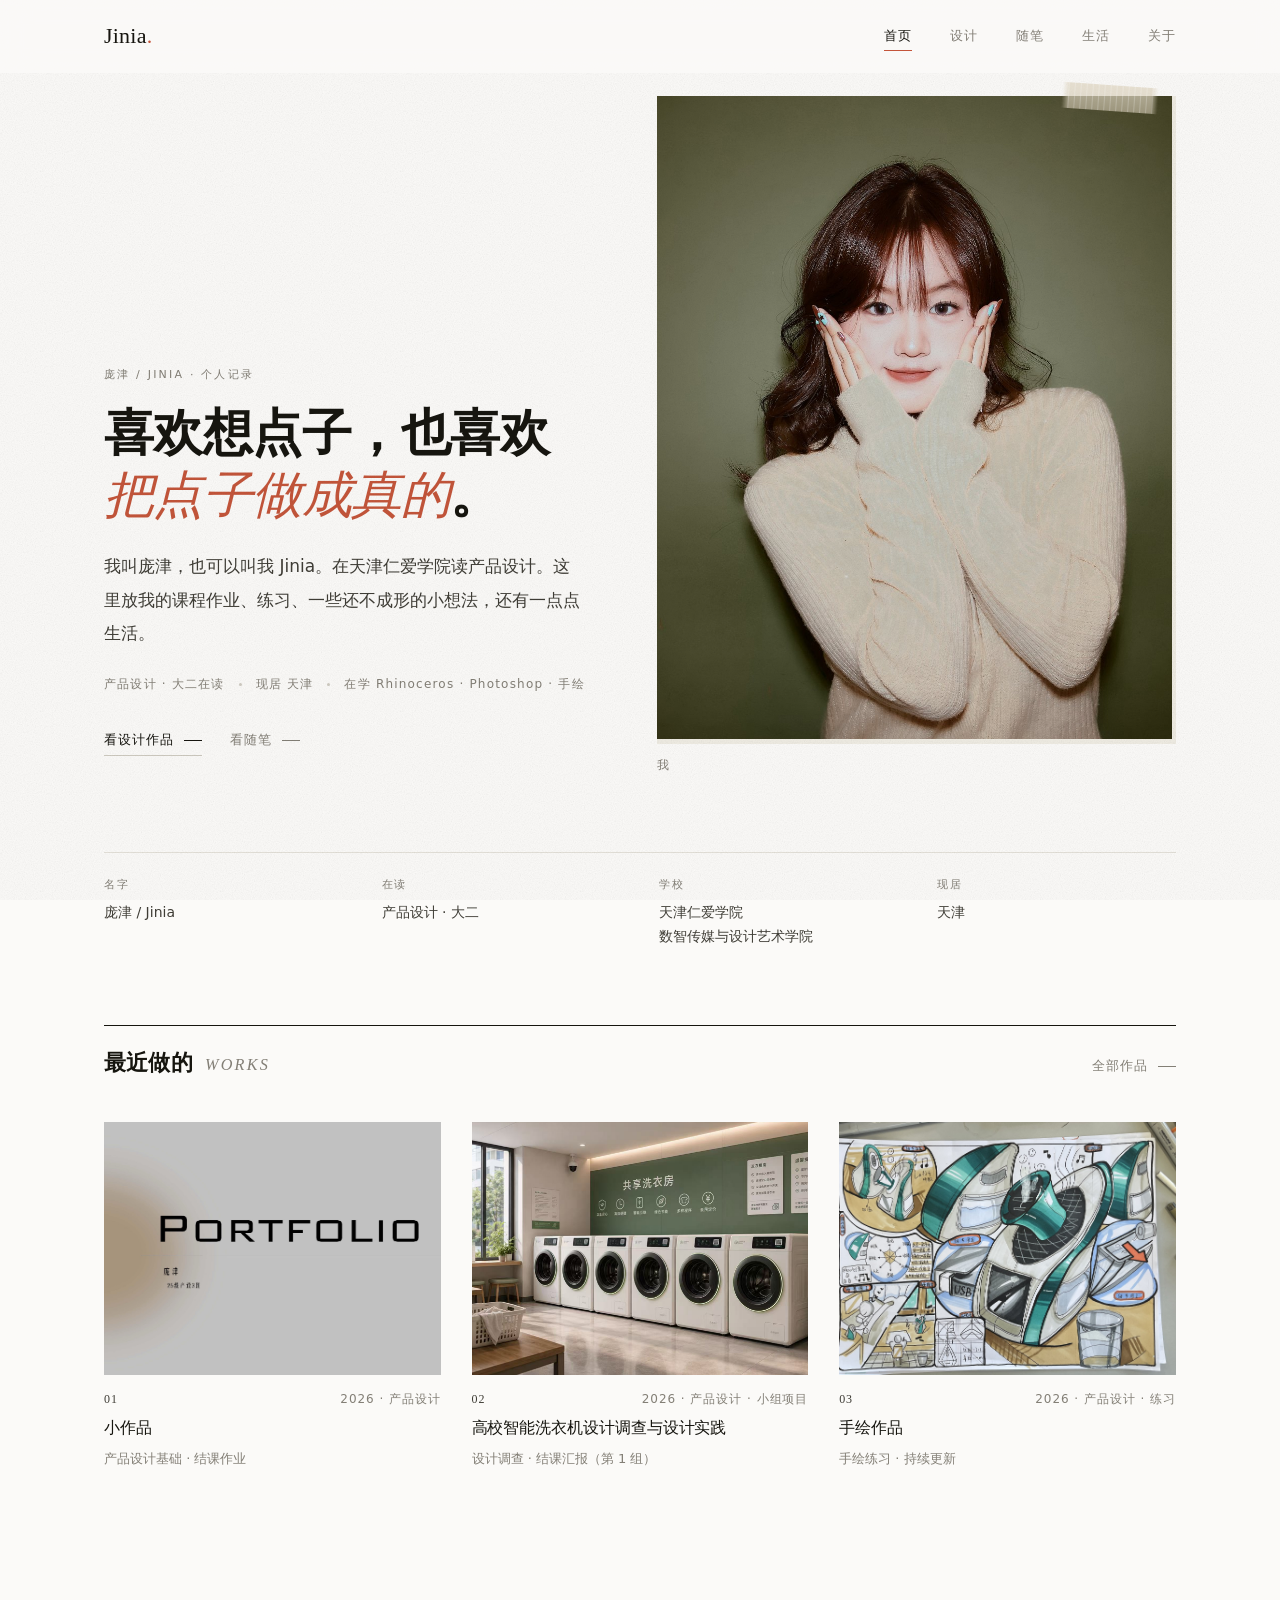
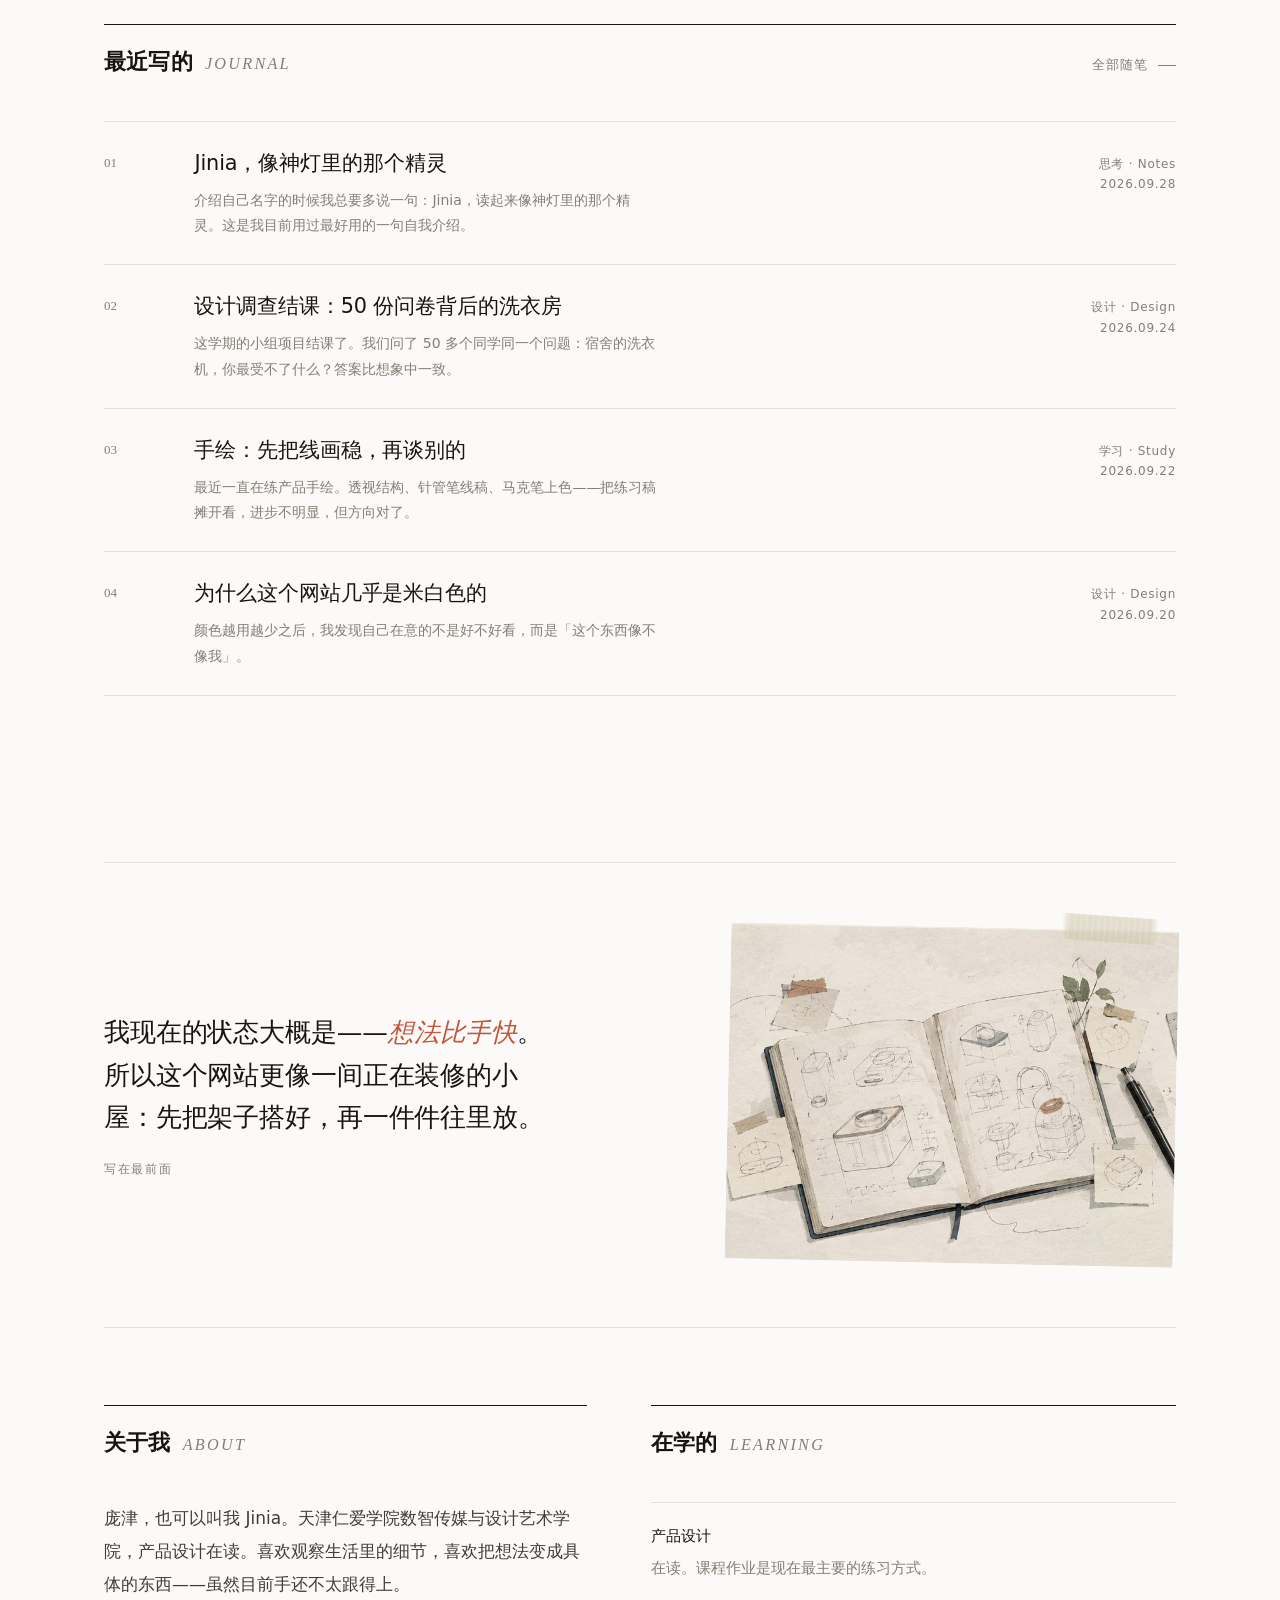
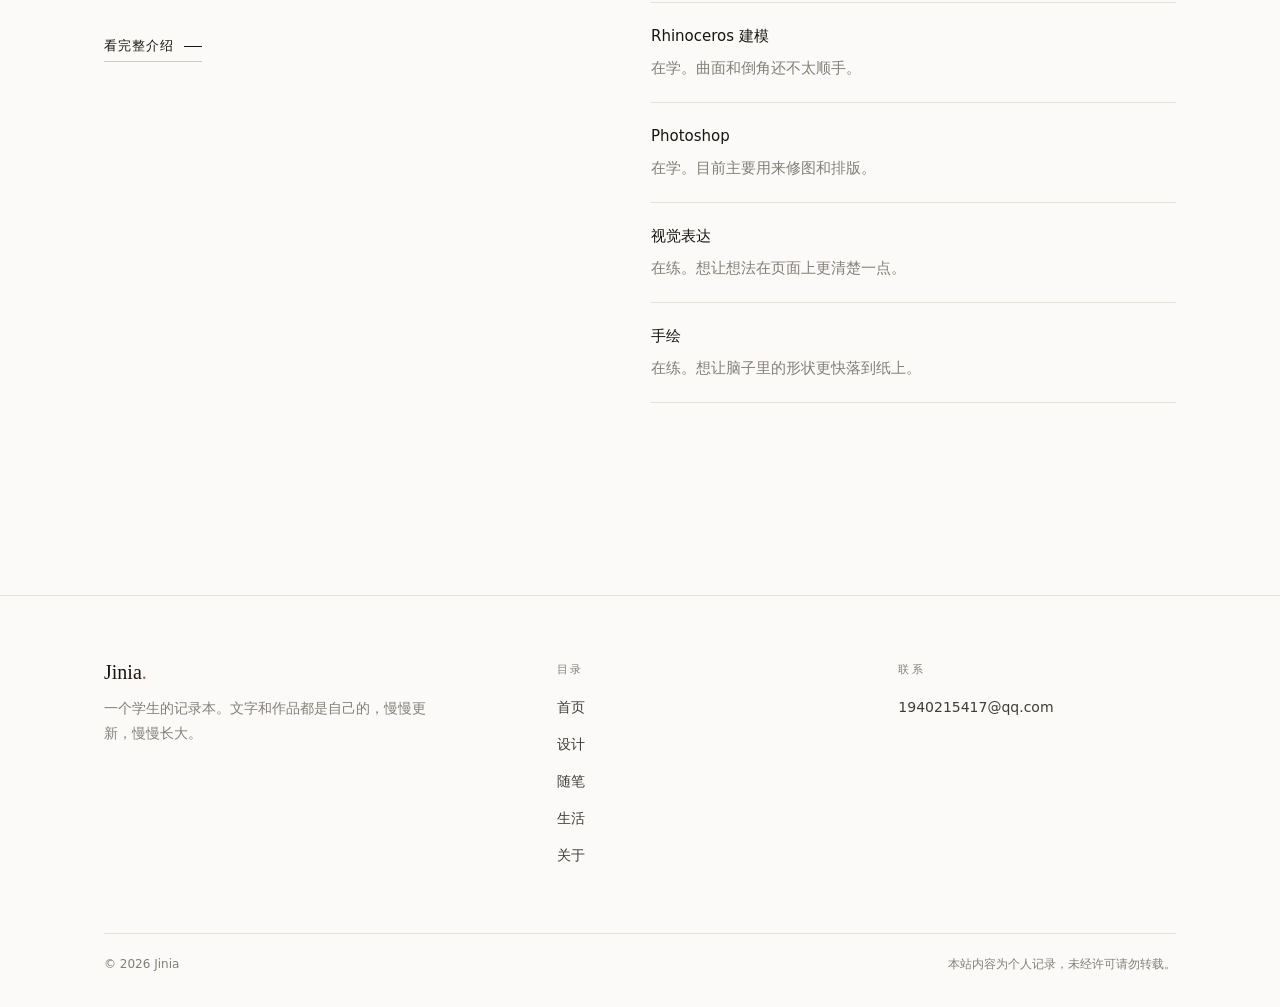
<file: index.html>
<!DOCTYPE html>
<html lang="zh-CN" data-page-node-id="LouAZuDtkgqoQ5qZwQfC4p" class=" js" data-dm-ref="1"><head data-page-node-id="gdAIFA1R2zYewXSlK6m81e">
<meta charset="utf-8" data-page-node-id="zJ3j3P0JXzUz7gg0mNCfn0">
<meta name="viewport" content="width=device-width, initial-scale=1" data-page-node-id="8aSb4yChpGciEx1YoZrdyk">
<title>Jinia · 庞津的记录本</title>
<meta name="description" content="庞津（Jinia）的个人网站。天津仁爱学院产品设计在读，记录课程作业、练习、想法和一点生活。" data-page-node-id="FRVJ58PwFDl6j7tgnLUDxE">
<link rel="icon" href="data:image/svg+xml,%3Csvg xmlns='http://www.w3.org/2000/svg' viewBox='0 0 32 32'%3E%3Crect width='32' height='32' fill='%23fbfaf8'/%3E%3Cpath d='M16 4 L27 19 H5 Z' fill='%2316150f'/%3E%3Crect x='14.5' y='17' width='3' height='11' fill='%2316150f'/%3E%3C/svg%3E" data-page-node-id="QDDittYnaYTDYkBfEsFGR6">
<link rel="stylesheet" href="assets/css/style.css" data-page-node-id="9D5bmvdMGkd5xDd8GBLt8H">
<script>document.documentElement.className += ' js';</script>
<style id="__dm_no_drag_style__">* { -webkit-user-drag: none !important; }</style><style id="__dm_bindable_badge_style__">[data-sp-bindable="database"]{outline:1px dashed #0088ff;outline-offset:2px;border-radius:4px;}[data-sp-bindable="database"] *{pointer-events:none !important;transition:none !important;animation:none !important;}[data-sp-bindable="database"]{transition:none !important;animation:none !important;}</style></head>
<body data-page-node-id="SD2qRSCKNZcvWLoViIvhD5" style="">

<a class="skip" href="#main" data-page-node-id="PDkCtofxJOBWKKKefCWOEL">跳到主要内容</a>
<svg xmlns="http://www.w3.org/2000/svg" aria-hidden="true" focusable="false" width="0" height="0" style="position:absolute;overflow:hidden"><symbol id="art-tree" viewBox="0 0 640 800" preserveAspectRatio="xMidYMid meet"><rect width="640" height="800" fill="#EFECE3"></rect><rect y="604" width="640" height="196" fill="#E7E3DA"></rect><rect y="712" width="640" height="88" fill="#E1DCD1"></rect><circle cx="320" cy="288" r="150" fill="#D3CCC0"></circle><circle cx="214" cy="342" r="102" fill="#DAD3C6"></circle><circle cx="430" cy="332" r="110" fill="#E4DFD4"></circle><circle cx="322" cy="206" r="92" fill="#F7F5F0"></circle><circle cx="374" cy="252" r="66" fill="#DAD3C6" opacity="0.65"></circle><path d="M304 610 C298 512 298 448 312 372 L332 372 C344 448 342 512 338 610 Z" fill="#1A1814"></path><path d="M316 512 C286 490 262 470 244 444" fill="none" stroke="#1A1814" stroke-width="5"></path><path d="M326 462 C356 442 382 424 400 402" fill="none" stroke="#1A1814" stroke-width="4"></path><ellipse cx="321" cy="612" rx="118" ry="10" fill="#1A1814" opacity="0.1"></ellipse><circle cx="470" cy="470" r="6" fill="#D3CCC0"></circle><circle cx="486" cy="530" r="4" fill="#DAD3C6"></circle><circle cx="176" cy="512" r="5" fill="#D3CCC0"></circle><rect x="446" y="228" width="22" height="22" fill="#C4553A"></rect><line x1="88" y1="604" x2="552" y2="604" stroke="#1A1814" stroke-width="0.75" opacity="0.3"></line></symbol><symbol id="art-portrait" viewBox="0 0 640 800" preserveAspectRatio="xMidYMid meet"><rect width="640" height="800" fill="#EFECE3"></rect><line x1="60" y1="424" x2="580" y2="424" stroke="#1A1814" stroke-width="0.5" opacity="0.22"></line><line x1="96" y1="120" x2="96" y2="680" stroke="#1A1814" stroke-width="0.5" opacity="0.22"></line><circle cx="320" cy="336" r="88" fill="#1A1814"></circle><path d="M172 660 C172 520 240 424 320 424 C400 424 468 520 468 660 Z" fill="#1A1814"></path><rect x="512" y="140" width="26" height="26" fill="#C4553A"></rect></symbol><symbol id="art-desk" viewBox="0 0 640 800" preserveAspectRatio="xMidYMid meet"><rect width="640" height="800" fill="#EFECE3"></rect><rect y="524" width="640" height="276" fill="#E7E3DA"></rect><line x1="0" y1="524" x2="640" y2="524" stroke="#1A1814" stroke-width="0.75" opacity="0.3"></line><ellipse cx="320" cy="534" rx="230" ry="10" fill="#1A1814" opacity="0.09"></ellipse><rect x="126" y="234" width="368" height="296" fill="#F7F5F0" stroke="#1A1814" stroke-width="0.5"></rect><rect x="126" y="234" width="26" height="296" fill="#DAD3C6"></rect><path d="M212 386 L306 356 L406 394 L312 428 Z" fill="none" stroke="#1A1814" stroke-width="0.75" opacity="0.5"></path><path d="M406 394 L406 452 L312 486 L312 428" fill="none" stroke="#1A1814" stroke-width="0.75" opacity="0.35"></path><circle cx="228" cy="470" r="34" fill="none" stroke="#1A1814" stroke-width="0.75" opacity="0.45"></circle><circle cx="382" cy="470" r="20" fill="#C4553A" opacity="0.85"></circle><g transform="rotate(-24 470 520)"><rect x="398" y="504" width="176" height="13" fill="#1A1814"></rect><path d="M398 504 L374 510.5 L398 517 Z" fill="#1A1814"></path><rect x="512" y="504" width="18" height="13" fill="#D3CCC0"></rect></g><rect x="92" y="556" width="86" height="98" fill="#F7F5F0" stroke="#1A1814" stroke-width="0.5"></rect><path d="M178 584 C206 584 206 620 178 620" fill="none" stroke="#1A1814" stroke-width="0.75" opacity="0.5"></path><rect x="92" y="602" width="86" height="52" fill="#DAD3C6" opacity="0.6"></rect><g transform="rotate(-7 520 268)"><rect x="452" y="252" width="136" height="30" fill="#D3CCC0" opacity="0.62"></rect></g><path d="M540 640 C566 606 604 604 610 640 C604 676 566 674 540 640 Z" fill="#C4553A" opacity="0.8"></path></symbol><symbol id="art-w1" viewBox="0 0 800 600" preserveAspectRatio="xMidYMid meet"><rect width="800" height="600" fill="#EFECE3"></rect><circle cx="400" cy="250" r="186" fill="none" stroke="#1A1814" stroke-width="0.75" opacity="0.22"></circle><path d="M262 250 A138 138 0 0 1 538 250 Z" fill="#C4553A"></path><rect x="250" y="250" width="300" height="14" fill="#1A1814"></rect><rect x="394" y="264" width="12" height="112" fill="#1A1814"></rect><ellipse cx="400" cy="392" rx="104" ry="20" fill="#DAD3C6"></ellipse></symbol><symbol id="art-w2" viewBox="0 0 800 600" preserveAspectRatio="xMidYMid meet"><rect width="800" height="600" fill="#EFECE3"></rect><line x1="120" y1="426" x2="680" y2="426" stroke="#1A1814" stroke-width="0.5" opacity="0.22"></line><rect x="150" y="196" width="500" height="18" fill="#1A1814"></rect><rect x="200" y="214" width="14" height="212" fill="#1A1814"></rect><rect x="586" y="214" width="14" height="212" fill="#C4553A"></rect><rect x="200" y="306" width="400" height="10" fill="#DAD3C6"></rect></symbol><symbol id="art-w3" viewBox="0 0 800 600" preserveAspectRatio="xMidYMid meet"><rect width="800" height="600" fill="#EFECE3"></rect><rect x="200" y="150" width="110" height="290" fill="#F7F5F0" stroke="#1A1814" stroke-width="0.5"></rect><rect x="340" y="150" width="110" height="290" fill="#C4553A"></rect><rect x="480" y="150" width="110" height="290" fill="#1A1814"></rect><rect x="340" y="220" width="110" height="40" fill="#F7F5F0" opacity="0.9"></rect><rect x="190" y="440" width="410" height="4" fill="#1A1814" opacity="0.85"></rect></symbol><symbol id="art-w4" viewBox="0 0 800 600" preserveAspectRatio="xMidYMid meet"><rect width="800" height="600" fill="#EFECE3"></rect><rect x="300" y="120" width="200" height="380" rx="24" fill="#F7F5F0" stroke="#1A1814" stroke-width="0.5"></rect><rect x="378" y="134" width="44" height="6" rx="3" fill="#1A1814" opacity="0.28"></rect><rect x="322" y="172" width="156" height="84" rx="6" fill="#DAD3C6"></rect><rect x="322" y="272" width="72" height="72" rx="6" fill="#C4553A"></rect><rect x="406" y="272" width="72" height="72" rx="6" fill="#DAD3C6"></rect><rect x="322" y="364" width="156" height="10" rx="5" fill="#C9C4B8"></rect><rect x="322" y="386" width="104" height="10" rx="5" fill="#C9C4B8"></rect><rect x="322" y="428" width="156" height="34" rx="6" fill="#1A1814"></rect></symbol><symbol id="art-w5" viewBox="0 0 800 600" preserveAspectRatio="xMidYMid meet"><rect width="800" height="600" fill="#EFECE3"></rect><g transform="rotate(0 400 300)"><rect x="290" y="190" width="220" height="220" fill="none" stroke="#1A1814" stroke-width="0.75" opacity="0.3"></rect></g><g transform="rotate(10 400 300)"><rect x="290" y="190" width="220" height="220" fill="none" stroke="#1A1814" stroke-width="0.75" opacity="0.3"></rect></g><g transform="rotate(20 400 300)"><rect x="290" y="190" width="220" height="220" fill="none" stroke="#1A1814" stroke-width="0.75" opacity="0.3"></rect></g><g transform="rotate(30 400 300)"><rect x="290" y="190" width="220" height="220" fill="none" stroke="#1A1814" stroke-width="0.75" opacity="0.3"></rect></g><g transform="rotate(40 400 300)"><rect x="290" y="190" width="220" height="220" fill="none" stroke="#1A1814" stroke-width="0.75" opacity="0.3"></rect></g><g transform="rotate(50 400 300)"><rect x="290" y="190" width="220" height="220" fill="none" stroke="#1A1814" stroke-width="0.75" opacity="0.3"></rect></g><g transform="rotate(60 400 300)"><rect x="290" y="190" width="220" height="220" fill="none" stroke="#1A1814" stroke-width="0.75" opacity="0.3"></rect></g><g transform="rotate(70 400 300)"><rect x="290" y="190" width="220" height="220" fill="none" stroke="#1A1814" stroke-width="0.75" opacity="0.3"></rect></g><g transform="rotate(80 400 300)"><rect x="290" y="190" width="220" height="220" fill="none" stroke="#1A1814" stroke-width="0.75" opacity="0.3"></rect></g><rect x="350" y="250" width="100" height="100" fill="#C4553A"></rect></symbol><symbol id="art-w6" viewBox="0 0 800 600" preserveAspectRatio="xMidYMid meet"><rect width="800" height="600" fill="#EFECE3"></rect><line x1="150" y1="520" x2="650" y2="520" stroke="#1A1814" stroke-width="0.5" opacity="0.22"></line><circle cx="250" cy="430" r="72" fill="none" stroke="#1A1814" stroke-width="0.75" opacity="0.4"></circle><rect x="230" y="160" width="170" height="170" fill="#1A1814" opacity="0.08"></rect><rect x="310" y="230" width="170" height="170" fill="#C4553A" opacity="0.34"></rect><rect x="390" y="300" width="170" height="170" fill="#1A1814" opacity="0.14"></rect></symbol><symbol id="art-p1" viewBox="0 0 800 600" preserveAspectRatio="xMidYMid meet"><rect width="800" height="600" fill="#EFECE3"></rect><rect y="300" width="800" height="300" fill="#CFD6D4"></rect><line x1="0" y1="300" x2="800" y2="300" stroke="#1A1814" stroke-width="0.75" opacity="0.35"></line><circle cx="546" cy="212" r="62" fill="#C4553A" opacity="0.9"></circle><line x1="120" y1="352" x2="360" y2="352" stroke="#F7F5F0" stroke-width="1.5" opacity="0.8"></line><line x1="420" y1="396" x2="700" y2="396" stroke="#F7F5F0" stroke-width="1.5" opacity="0.7"></line><line x1="80" y1="452" x2="290" y2="452" stroke="#F7F5F0" stroke-width="1.5" opacity="0.6"></line><line x1="500" y1="486" x2="740" y2="486" stroke="#F7F5F0" stroke-width="1.5" opacity="0.5"></line></symbol><symbol id="art-p2" viewBox="0 0 800 600" preserveAspectRatio="xMidYMid meet"><rect width="800" height="600" fill="#EFECE3"></rect><path d="M90 470 L300 190 L510 470 Z" fill="#D3CCC0"></path><path d="M330 470 L520 240 L710 470 Z" fill="#C4553A" opacity="0.72"></path><rect y="470" width="800" height="130" fill="#E4DFD4"></rect><line x1="0" y1="470" x2="800" y2="470" stroke="#1A1814" stroke-width="0.75" opacity="0.3"></line></symbol><symbol id="art-p3" viewBox="0 0 800 600" preserveAspectRatio="xMidYMid meet"><rect width="800" height="600" fill="#EFECE3"></rect><rect x="120" y="300" width="78" height="220" fill="#DAD3C6"></rect><rect x="212" y="228" width="92" height="292" fill="#1A1814" opacity="0.82"></rect><rect x="318" y="336" width="70" height="184" fill="#DAD3C6"></rect><rect x="402" y="266" width="96" height="254" fill="#C4553A" opacity="0.82"></rect><rect x="512" y="352" width="80" height="168" fill="#1A1814" opacity="0.72"></rect><rect x="606" y="308" width="74" height="212" fill="#D3CCC0"></rect><line x1="60" y1="520" x2="740" y2="520" stroke="#1A1814" stroke-width="0.75" opacity="0.35"></line></symbol><symbol id="art-p4" viewBox="0 0 800 600" preserveAspectRatio="xMidYMid meet"><rect width="800" height="600" fill="#EFECE3"></rect><path d="M420 120 L740 120 L620 470 L300 470 Z" fill="#F3EEE4"></path><rect y="470" width="800" height="130" fill="#DAD3C6"></rect><rect x="200" y="120" width="400" height="350" fill="none" stroke="#1A1814" stroke-width="0.75" opacity="0.45"></rect><line x1="400" y1="120" x2="400" y2="470" stroke="#1A1814" stroke-width="0.5" opacity="0.32"></line><line x1="200" y1="295" x2="600" y2="295" stroke="#1A1814" stroke-width="0.5" opacity="0.32"></line></symbol><symbol id="art-p5" viewBox="0 0 800 600" preserveAspectRatio="xMidYMid meet"><rect width="800" height="600" fill="#EFECE3"></rect><line x1="60" y1="524" x2="740" y2="524" stroke="#1A1814" stroke-width="0.5" opacity="0.22"></line><ellipse cx="230" cy="420" rx="180" ry="76" fill="#F7F5F0"></ellipse><ellipse cx="400" cy="368" rx="210" ry="86" fill="#E4DFD4"></ellipse><ellipse cx="560" cy="428" rx="160" ry="68" fill="#C4553A" opacity="0.22"></ellipse></symbol><symbol id="art-p6" viewBox="0 0 800 600" preserveAspectRatio="xMidYMid meet"><rect width="800" height="600" fill="#EFECE3"></rect><line x1="0" y1="236" x2="800" y2="236" stroke="#1A1814" stroke-width="0.5" opacity="0.22"></line><path d="M0 600 L340 236 L460 236 L800 600 Z" fill="#DAD3C6"></path><line x1="0" y1="0" x2="340" y2="236" stroke="#1A1814" stroke-width="0.5" opacity="0.28"></line><line x1="800" y1="0" x2="460" y2="236" stroke="#1A1814" stroke-width="0.5" opacity="0.28"></line><g fill="#F7F5F0"><rect x="350" y="560" width="100" height="10"></rect><rect x="365" y="470" width="70" height="8"></rect><rect x="376" y="400" width="48" height="7"></rect><rect x="384" y="348" width="32" height="6"></rect><rect x="389" y="306" width="22" height="5"></rect></g></symbol><symbol id="art-p7" viewBox="0 0 800 600" preserveAspectRatio="xMidYMid meet"><rect width="800" height="600" fill="#EFECE3"></rect><rect y="470" width="800" height="130" fill="#E7E3DA"></rect><line x1="0" y1="470" x2="800" y2="470" stroke="#1A1814" stroke-width="0.75" opacity="0.3"></line><ellipse cx="400" cy="474" rx="86" ry="14" fill="#1A1814" opacity="0.12"></ellipse><path d="M388 470 L392 330 L408 330 L412 470 Z" fill="#1A1814"></path><circle cx="400" cy="248" r="118" fill="#D3CCC0"></circle><circle cx="316" cy="308" r="86" fill="#DAD3C6"></circle><circle cx="486" cy="300" r="78" fill="#E4DFD4"></circle></symbol><symbol id="art-p8" viewBox="0 0 800 600" preserveAspectRatio="xMidYMid meet"><rect width="800" height="600" fill="#EFECE3"></rect><line x1="140" y1="510" x2="660" y2="510" stroke="#1A1814" stroke-width="0.5" opacity="0.22"></line><circle cx="290" cy="270" r="96" fill="#F7F5F0" stroke="#1A1814" stroke-width="0.5"></circle><circle cx="290" cy="270" r="64" fill="#DAD3C6"></circle><rect x="430" y="216" width="200" height="150" fill="#1A1814" opacity="0.86" transform="rotate(-8 530 291)"></rect><circle cx="470" cy="428" r="42" fill="#C4553A"></circle></symbol></svg><script src="assets/js/art.js"></script>

<header class="hdr" id="hdr" data-page-node-id="D2PBL5xPtxndt6VC192COJ" data-scrolled="true">
  <div class="wrap hdr__in" data-page-node-id="SFxnne2FUOyQnuTlxkoZ6O">
    <a class="brand" href="index.html" data-page-node-id="BCvUUiReQdxdM6i2nXuhnI"><span data-site="name" data-page-node-id="61ImfmBwHAPgnX8TD7TjDS">Jinia</span><span class="brand__dot" data-page-node-id="i62DLlkGQ7jU9wHAiGAs2I">.</span></a>
    <nav class="nav" aria-label="主导航" data-page-node-id="ZAWchswtOjtFGVKFKs8VfH">
      <a href="index.html" data-page-node-id="b3NtlO1bjwe6mQi8gyHpEG">首页</a>
      <a href="design.html" data-page-node-id="J7oGiEkonFkCvC6GpEqHHW">设计</a>
      <a href="blog.html" data-page-node-id="9J6sNprkn79rLFNNMcv7dZ">随笔</a>
      <a href="life.html" data-page-node-id="yHDoqpHf2wPpdxcwSEW1q9">生活</a>
      <a href="about.html" data-page-node-id="G9ktML6WIUkczD5gjgPW2f">关于</a>
    </nav>
    <button class="burger" id="burger" type="button" aria-label="打开菜单" aria-expanded="false" aria-controls="menu" data-page-node-id="GT5YdhhCUfoaGwaRLrAcBD"><i data-page-node-id="sK9apMw1tpqGFwPbxmUnFj"></i></button>
  </div>
</header>

<div class="menu" id="menu" data-open="false" role="dialog" aria-modal="true" aria-label="导航" data-page-node-id="qSme1SMZfkRBW6N0vFMjl4">
  <nav class="menu__nav" data-page-node-id="sPL9gjK81FFhbCIRvdQbPI">
    <a href="index.html" data-page-node-id="wRtOq5TPCzYhYobxZQPlMI">首页<span data-page-node-id="7UIcZjkw4UPQXJWYzzF2Me">Home</span></a>
    <a href="design.html" data-page-node-id="rUpqXE93ZUTiBilL5yTdAG">设计<span data-page-node-id="P4Ras7yCZElfFSFBWyspyB">Design</span></a>
    <a href="blog.html" data-page-node-id="cW5Ax9fC3ku5D9SQtgeprs">随笔<span data-page-node-id="d6bE0UhjRzxcBKFUC3bqiJ">Journal</span></a>
    <a href="life.html" data-page-node-id="w4794dbdMDTd88M2c1Rlck">生活<span data-page-node-id="FGNvAcOwbvhHAOSshnBH2O">Life</span></a>
    <a href="about.html" data-page-node-id="GHJKrPvmCgZnfXDE313FZ1">关于<span data-page-node-id="N4gG0matYzaq28Bl8k217o">About</span></a>
  </nav>
  <div class="menu__foot" data-page-node-id="H7qRp6Fl3zswhsmVqvuVE3">
    <a data-mail href="#" data-page-node-id="7j5CDd68i8yoygDMecxvW3">1940215417@qq.com</a>
  </div>
</div>

<main id="main" data-page-node-id="79yPNTpy7eaTDBEe4jRY8p">

  <section class="wrap hero" data-page-node-id="LmbGGuhD16ZfSsyogmwJZ2">
    <div class="hero__text" data-page-node-id="wDb83gMEa4frDY89uofEUv">
      <p class="eyebrow" data-page-node-id="wVCnXUKVkkGAyaz3t5o74u">庞津 / Jinia · 个人记录</p>
      <h1 class="hero__title" data-hero-title="" data-page-node-id="CtKv8IkMO1WDSFnODuRaVV">喜欢想点子，也喜欢<em>把点子做成真的</em>。</h1>
      <p class="lead hero__intro" data-site="heroIntro" data-page-node-id="XEHQtQGZDpxHjAQt9vaeKi">我叫庞津，也可以叫我 Jinia。在天津仁爱学院读产品设计。这里放我的课程作业、练习、一些还不成形的小想法，还有一点点生活。</p>
      <div class="hero__meta" id="heroMeta" data-page-node-id="4j1NEABhdDzjxywsAe8b8m"><span>产品设计 · 在读</span><i></i><span>现居 天津</span><i></i><span>在学 Rhinoceros · Photoshop · 手绘</span></div>
      <div class="hero__acts" data-page-node-id="PrKKkc1GEr1lKTiRaAGW1D">
        <a class="tlink" href="design.html" data-page-node-id="5QkhP5MZbYyjCDJkgV9Yd0">看设计作品</a>
        <a class="tlink tlink--quiet" href="blog.html" data-page-node-id="tGoP0qlP5gfe2BsldRTeu7">看随笔</a>
      </div>
    </div>
    <figure class="hero__fig" data-page-node-id="cA037p4NHGVXEHop0mfNaO">
      <span class="tape tape--tr" aria-hidden="true" data-page-node-id="ViPzxVAyAFA8cBlbSAFB3G"></span>
      <div class="frame frame--45" data-page-node-id="obieR4v84tNxaTYUKkDnFD">
        <img src="assets/img/me.jpg" alt="庞津的照片" data-page-node-id="awgC5EWhzZGD6WzUzv2Eiz" style="width: 515px; height: 643px;">
      </div>
      <figcaption class="cap" data-page-node-id="DThXOWqoOJAeI2vRAk9cwW"><b data-page-node-id="ZJasuzb2BEpQYBe7rB8y9k">我</b></figcaption>
    </figure>
  </section>

  <div class="wrap" data-page-node-id="7O9t4MOcCMyVa1fWzu9zcK">

    <div class="facts" id="homeFacts" data-page-node-id="HsT3iEbhiaC5Bz0QnLPk9o"><div class="fact"><span class="fact__k">名字</span><span class="fact__v">庞津 / Jinia</span></div><div class="fact"><span class="fact__k">在读</span><span class="fact__v">产品设计</span></div><div class="fact"><span class="fact__k">学校</span><span class="fact__v">天津仁爱学院<br>数智传媒与设计艺术学院</span></div><div class="fact"><span class="fact__k">现居</span><span class="fact__v">天津</span></div></div>

    <section class="sec" data-page-node-id="yMP8G0LYJc6zih3tcNjsG6">
      <div class="sec__head" data-page-node-id="dvuFfCdAf46rpSUhrpdJci">
        <h2 class="sec__title" data-page-node-id="lJ3xTbnFeoQ5fIM2sLybCI">最近做的<span data-page-node-id="Da5VWgbwXW6Ec1yb0fZc17">Works</span></h2>
        <a class="tlink tlink--quiet" href="design.html" data-page-node-id="rmBCBHayFsNY3gUhmHLbC6">全部作品</a>
      </div>
      <div class="wgrid" id="homeWorks" data-reveal="" data-page-node-id="2gIBtNscTbcHAiOI0BlTuK"><a class="wcard" href="project.html?id=small-work"><div class="frame frame--43"><img src="assets/img/work-small.jpg" alt="小作品" loading="lazy"></div><div class="wcard__idx"><b>01</b><span>2026 · 产品设计</span></div><h3 class="wcard__t">小作品</h3><p class="wcard__d">产品设计基础 · 课程作业</p></a><a class="wcard" href="project.html?id=laundry-design"><div class="frame frame--43"><img src="assets/img/work-laundry.png" alt="高校智能洗衣机设计调查与设计实践" loading="lazy"></div><div class="wcard__idx"><b>02</b><span>2026 · 产品设计</span></div><h3 class="wcard__t">高校智能洗衣机设计调查与设计实践</h3><p class="wcard__d">设计调查 · 结课汇报</p></a><a class="wcard" href="project.html?id=sketches"><div class="frame frame--43"><img src="assets/img/work-sketch.jpg" alt="手绘作品" loading="lazy"></div><div class="wcard__idx"><b>03</b><span>2026 · 产品设计</span></div><h3 class="wcard__t">手绘作品</h3><p class="wcard__d">手绘练习</p></a></div>
    </section>

    <section class="sec" data-page-node-id="lf0R6yLIMpHH5bHbuD3X1j">
      <div class="sec__head" data-page-node-id="7j80q60bwhfSDkT6SfXylM">
        <h2 class="sec__title" data-page-node-id="OrcopMDbcuF3lom9meoIob">最近写的<span data-page-node-id="tMnKa9GzMANw1Ec4kyXfK6">Journal</span></h2>
        <a class="tlink tlink--quiet" href="blog.html" data-page-node-id="QT6BSz0AFAzHiuqvtngbyS">全部随笔</a>
      </div>
      <div class="plist" id="homePosts" data-reveal="" data-page-node-id="eHTeBAmSNfIo5DGs1qi1q7"><a class="pitem" href="post.html?id=name-jinia"><span class="pitem__n">01</span><span><span class="pitem__t">Jinia，像神灯里的那个精灵</span><span class="pitem__e">介绍自己名字的时候我总要多说一句：Jinia，读起来像神灯里的那个精灵。这是我目前用过最好用的一句自我介绍。</span></span><span class="pitem__m">思考 · Notes<br>2026.09.28</span></a><a class="pitem" href="post.html?id=why-off-white"><span class="pitem__n">02</span><span><span class="pitem__t">为什么这个网站几乎是米白色的</span><span class="pitem__e">颜色越用越少之后，我发现自己在意的不是好不好看，而是「这个东西像不像我」。</span></span><span class="pitem__m">设计 · Design<br>2026.09.20</span></a><a class="pitem" href="post.html?id=what-i-will-write"><span class="pitem__n">03</span><span><span class="pitem__t">这里打算写些什么</span><span class="pitem__e">先把分工写清楚，免得自己以后乱写：设计、学习、灵感、思考为主，生活只留一点点。</span></span><span class="pitem__m">思考 · Notes<br>2026.09.14</span></a><a class="pitem pitem--draft" href="post.html?id=small-work-process"><span class="pitem__n">04</span><span><span class="pitem__t">「小作品」：一次完整的产品设计基础作业<span class="pitem__flag"><span class="todo">待补充</span></span></span><span class="pitem__e">打算把这个作业从第一张草图到最后的样子完整写一遍：怎么选题、卡在哪、改了第几版。</span></span><span class="pitem__m">设计 · Design<br>2026.09.08</span></a></div>
    </section>

    <figure class="band band--fig" data-reveal="" data-page-node-id="Yr29OHc2ZmyZx0D03zDybg">
      <div class="band__text">
        <blockquote>我现在的状态大概是——<i data-page-node-id="YTWGDqFHHiuCxpdk7GaPSk">想法比手快</i>。所以这个网站更像一间正在装修的小屋：先把架子搭好，再一件件往里放。</blockquote>
        <figcaption data-page-node-id="ODc1BF6SHrqX7dK9tvysQv">写在最前面</figcaption>
      </div>
      <div class="band__img">
        <span class="tape tape--tr" aria-hidden="true"></span>
        <div class="frame frame--43"><img src="assets/img/deco/index.jpg" alt="摊开的手绘本，画满产品草图" loading="lazy"></div>
      </div>
    </figure>

    <section class="sec two" data-page-node-id="MQaQ5pJFT2jeHBI3FdOZhn">
      <div data-page-node-id="r5GXo11HjLS89uulXGY712">
        <div class="sec__head" data-page-node-id="D9yZHxMt5JPpvbW0VBXWxF">
          <h2 class="sec__title" data-page-node-id="g4MIIwl2YAOk1MBbGH12DX">关于我<span data-page-node-id="vifdiBpmZf1zyd1OQadH52">About</span></h2>
        </div>
        <div class="stack" data-page-node-id="DmwjpHmAMXy3Be0yw6Wb0i">
          <p class="lead" data-page-node-id="E8yJAAYntbE8BraGB6xoHC">庞津，也可以叫我 Jinia。天津仁爱学院数智传媒与设计艺术学院，产品设计在读。喜欢观察生活里的细节，喜欢把想法变成具体的东西——虽然目前手还不太跟得上。</p>
          <p data-page-node-id="IDDRxTV3OFClBrGT2Dcw9t"><a class="tlink" href="about.html" data-page-node-id="EYf7eeHqFtFogbq7AZ09vX">看完整介绍</a></p>
        </div>
      </div>
      <div data-page-node-id="pLRsEMmGA2z6pI7yIM7b4g">
        <div class="sec__head" data-page-node-id="JKvResMPpyeuxMRKzNHDlG">
          <h2 class="sec__title" data-page-node-id="7RDkIqWPQQDOSZ5A590HLz">在学的<span data-page-node-id="WLkSoiqIkhcIZuREVgpJ3P">Learning</span></h2>
        </div>
        <ul class="notes" id="homeLearn" data-page-node-id="fb5UtlBIu6dL4i7RXJg7u5"><li><strong>产品设计</strong><span>在读。课程作业是现在最主要的练习方式。</span></li><li><strong>Rhinoceros 建模</strong><span>在学。曲面和倒角还不太顺手。</span></li><li><strong>Photoshop</strong><span>在学。目前主要用来修图和排版。</span></li><li><strong>视觉表达</strong><span>在练。想让想法在页面上更清楚一点。</span></li><li><strong>手绘</strong><span>在练。想让脑子里的形状更快落到纸上。</span></li></ul>
      </div>
    </section>

  </div>
</main>

<footer class="ftr" data-page-node-id="RXXaIFXxfbca0DY6DjVqHr">
  <div class="wrap" data-page-node-id="hz4jApLXUtc9JXHX7UWdSk">
    <div class="ftr__top" data-page-node-id="4yjRz85c3B3FWmCDempU7H">
      <div data-page-node-id="UWQaPlHrxFsPcyodmKYDO8">
        <p class="ftr__name" data-page-node-id="hkPoFIcLSIkkO3MDVkFpYe"><span data-site="name" data-page-node-id="IVNQeuxyiNDoV3yVKCxwhb">Jinia</span><em data-page-node-id="dblmhnBruTbZNcyFjcDWGL">.</em></p>
        <p class="ftr__line" data-site="footerLine" data-page-node-id="CBOSCFebyaCUfjNvAC7V54">一个学生的记录本。文字和作品都是自己的，慢慢更新，慢慢长大。</p>
      </div>
      <div class="ftr__nav" data-page-node-id="a0odDiWk4GkSXx0LGDu2BN">
        <p class="ftr__h" data-page-node-id="UYrR8n0mohxqmgX2LkH1wH">目录</p>
        <ul data-page-node-id="ak2j8OVfswvd7Mk5Rt1phY">
          <li data-page-node-id="NJqKPHW1j8UQQmCGyAsnES"><a href="index.html" data-page-node-id="Vs4NWAmgCoC2XIivlWpkY3">首页</a></li>
          <li data-page-node-id="HTUftXlkc7qSrGxjW0i5h7"><a href="design.html" data-page-node-id="73wm3I9X4TDqKR1qnlq9Nm">设计</a></li>
          <li data-page-node-id="UtrmyRqcEHmyjRjBucAf55"><a href="blog.html" data-page-node-id="U5USL3xlgvn8WACrnIy7j9">随笔</a></li>
          <li data-page-node-id="mCXyq6yxzz8yq3pvIpuBc6"><a href="life.html" data-page-node-id="zU97Gt5oRZRhVHUQAsCzR0">生活</a></li>
          <li data-page-node-id="aNEumrqOqYKnvZ8U7lalr9"><a href="about.html" data-page-node-id="LzFMzqUTlCCG9fQ8NsJtXB">关于</a></li>
        </ul>
      </div>
      <div class="ftr__contact" data-page-node-id="51JnDjr4Y658eD2mHb5QuH">
        <p class="ftr__h" data-page-node-id="CjDJ8bDcqpxDfko5TsqFhC">联系</p>
        <a data-mail href="#" data-page-node-id="1mUTaCefEFQJwcZbKWtbeM">1940215417@qq.com</a>
      </div>
    </div>
    <div class="ftr__bottom" data-page-node-id="wPve1VAAKGLTivnmbhZR6Z">
      <span data-page-node-id="VAF7nGfaLmnH2DqDwEIOJg">© <span data-year="" data-page-node-id="x7SEP7aJn9tHNewsfGFAAO">2026</span> <span data-site="name" data-page-node-id="UyRsIEm2fJhMH0GERU7rkl">Jinia</span></span>
      <span data-site="copyright" data-page-node-id="Av7KqbnHtt983CTOnxqA1V">本站内容为个人记录，未经许可请勿转载。</span>
    </div>
  </div>
</footer>

<div class="lb" id="lightbox" data-open="false" role="dialog" aria-modal="true" aria-label="图片查看" data-page-node-id="10Y7QPoGws3ff5c0g0YLQU">
  <button class="lb__x" id="lbClose" type="button" aria-label="关闭" data-page-node-id="epT3v5xDmDJ8wrjzXMQ9Ot">×</button>
  <div class="lb__stage" id="lbStage" data-page-node-id="4c3Tjq6TFnwFsWrezfiuDN"></div>
  <p class="lb__cap" id="lbCap" data-page-node-id="BotFyISZaEcEOpsg2LKot1"></p>
</div>

<script src="assets/js/site.js"></script>
<script src="assets/js/main.js"></script>



</body></html>
</file>
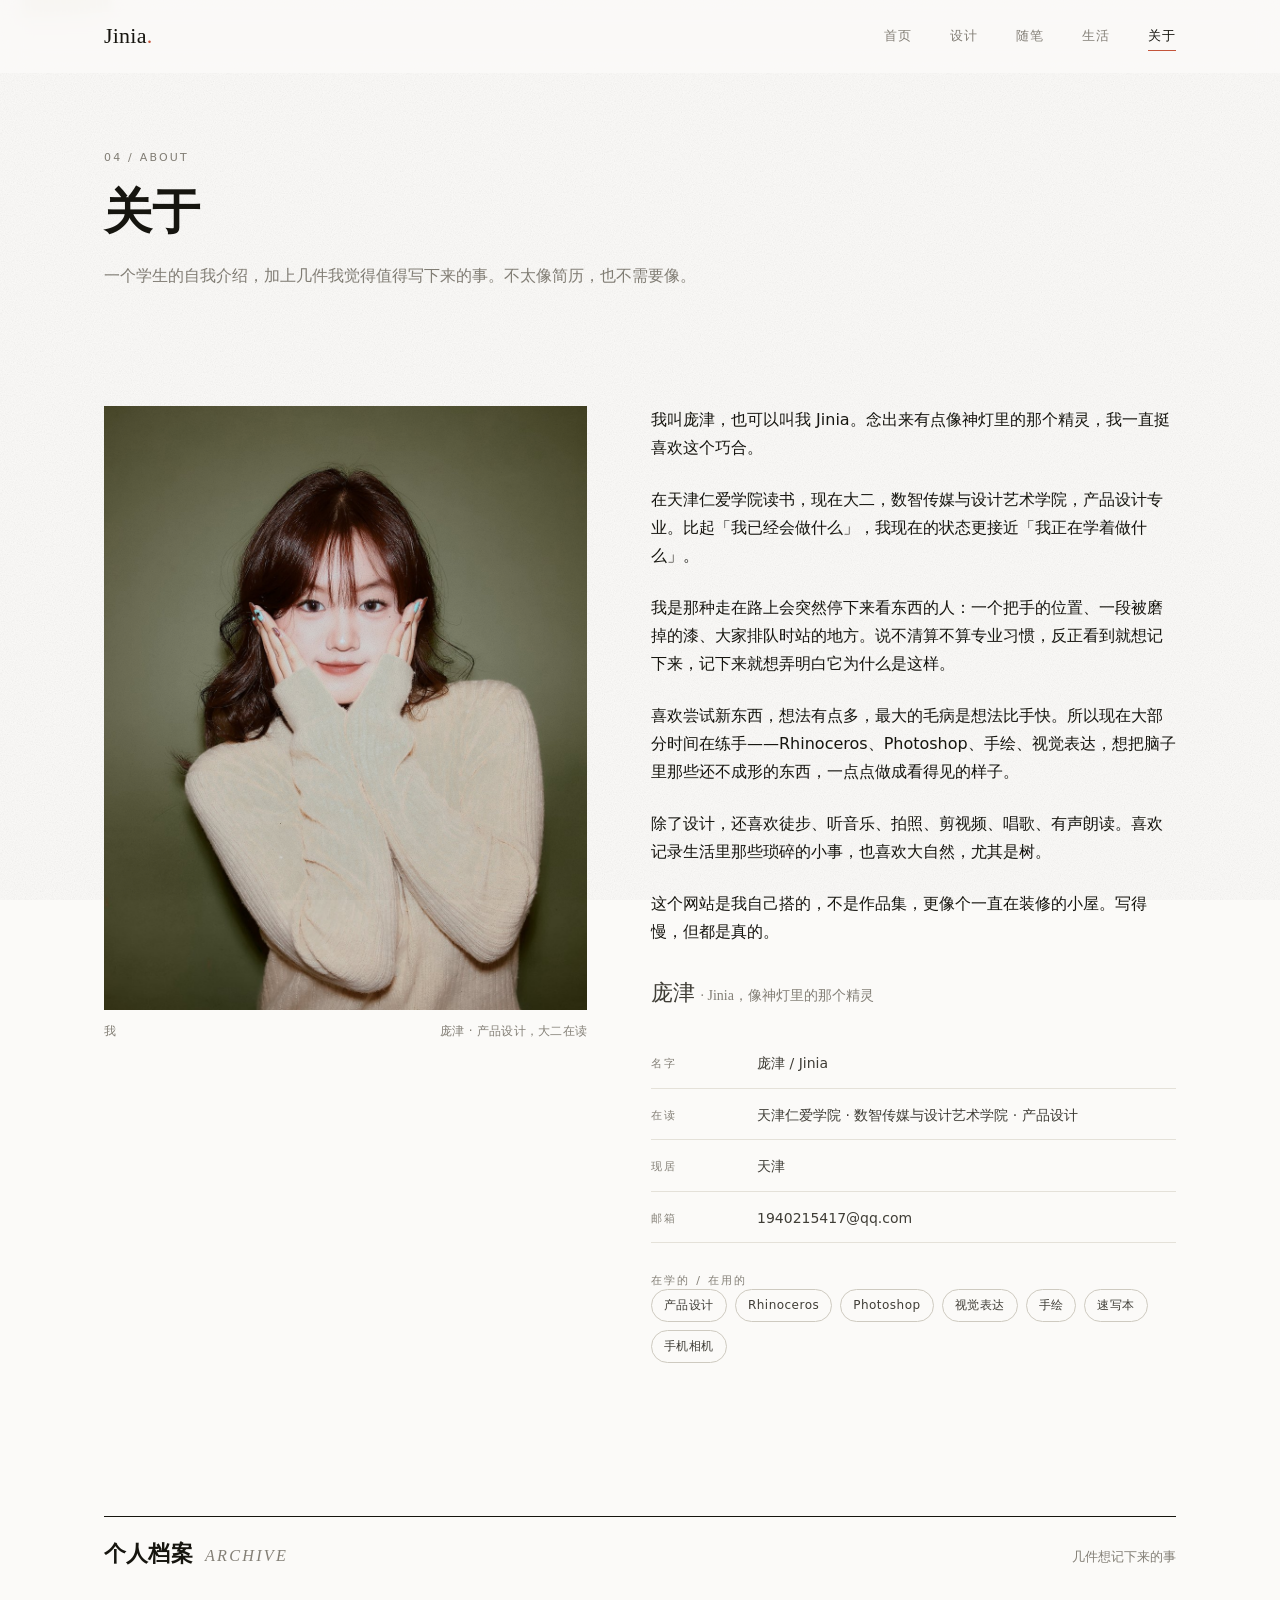
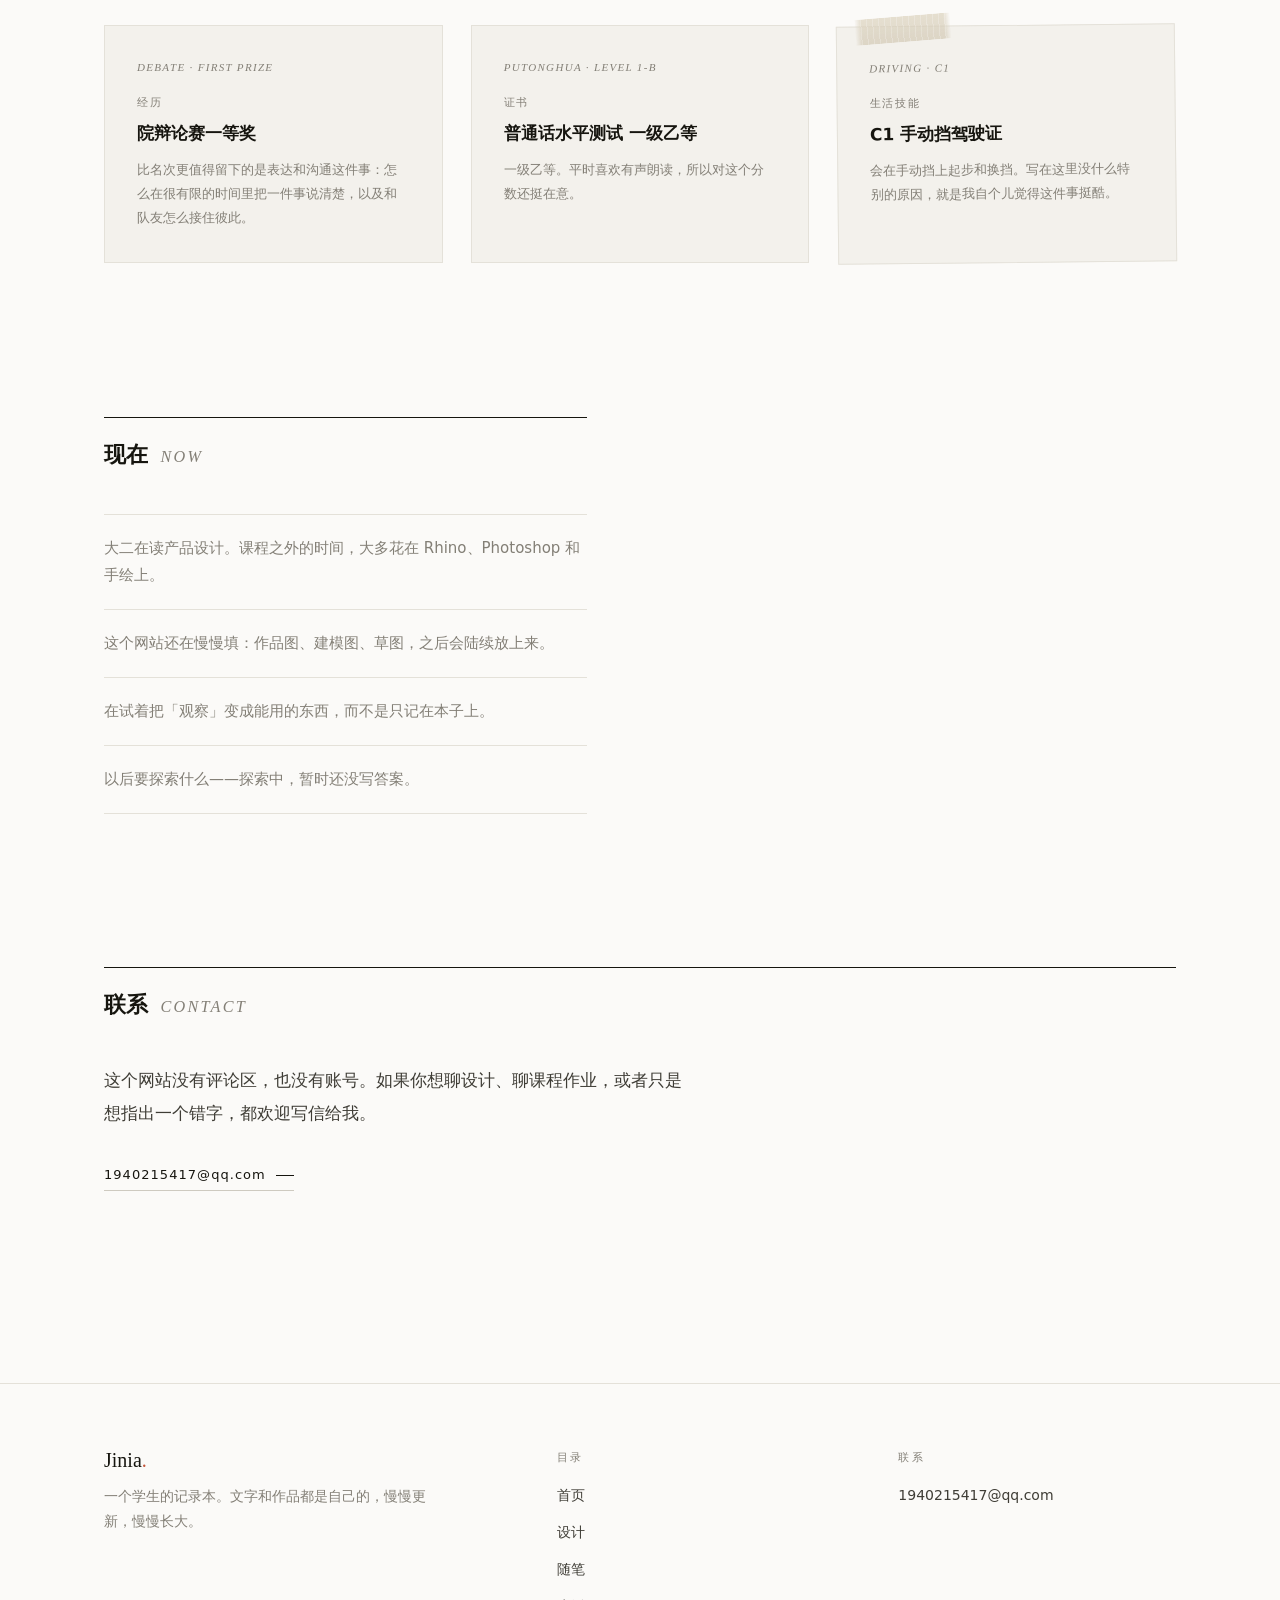
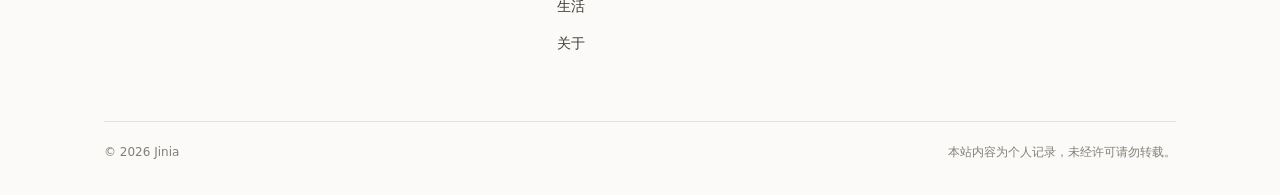
<file: about.html>
<!DOCTYPE html>
<html lang="zh-CN">
<head>
<meta charset="utf-8">
<meta name="viewport" content="width=device-width, initial-scale=1">
<title>关于 · Jinia</title>
<meta name="description" content="庞津（Jinia），天津仁爱学院数智传媒与设计艺术学院产品设计在读。一点自我介绍和个人档案。">
<link rel="icon" href="data:image/svg+xml,%3Csvg xmlns='http://www.w3.org/2000/svg' viewBox='0 0 32 32'%3E%3Crect width='32' height='32' fill='%23fbfaf8'/%3E%3Cpath d='M16 4 L27 19 H5 Z' fill='%2316150f'/%3E%3Crect x='14.5' y='17' width='3' height='11' fill='%2316150f'/%3E%3C/svg%3E">
<link rel="stylesheet" href="assets/css/style.css">
<script>document.documentElement.className += ' js';</script>
</head>
<body>

<a class="skip" href="#main">跳到主要内容</a>
<script src="assets/js/art.js"></script>

<header class="hdr" id="hdr">
  <div class="wrap hdr__in">
    <a class="brand" href="index.html"><span data-site="name">Jinia</span><span class="brand__dot">.</span></a>
    <nav class="nav" aria-label="主导航">
      <a href="index.html">首页</a>
      <a href="design.html">设计</a>
      <a href="blog.html">随笔</a>
      <a href="life.html">生活</a>
      <a href="about.html">关于</a>
    </nav>
    <button class="burger" id="burger" type="button" aria-label="打开菜单" aria-expanded="false" aria-controls="menu"><i></i></button>
  </div>
</header>

<div class="menu" id="menu" data-open="false" role="dialog" aria-modal="true" aria-label="导航">
  <nav class="menu__nav">
    <a href="index.html">首页<span>Home</span></a>
    <a href="design.html">设计<span>Design</span></a>
    <a href="blog.html">随笔<span>Journal</span></a>
    <a href="life.html">生活<span>Life</span></a>
    <a href="about.html">关于<span>About</span></a>
  </nav>
  <div class="menu__foot">
    <a data-mail href="#">1940215417@qq.com</a>
  </div>
</div>

<main id="main">

  <section class="wrap phead">
    <p class="eyebrow">04 / About</p>
    <h1 class="phead__t">关于</h1>
    <p class="phead__d">一个学生的自我介绍，加上几件我觉得值得写下来的事。不太像简历，也不需要像。</p>
  </section>

  <section class="wrap sec two">
    <figure>
      <span class="tape tape--tl" aria-hidden="true"></span>
      <div class="frame frame--45">
        <img src="assets/img/me.jpg" alt="庞津的照片">
      </div>
      <figcaption class="cap"><b>我</b><span>庞津 · 产品设计，大二在读</span></figcaption>
    </figure>

    <div class="stack">
      <div class="about__body" id="aboutBody" data-reveal></div>

      <p class="signature">庞津 <em>· Jinia，像神灯里的那个精灵</em></p>

      <dl class="about__meta">
        <div><dt>名字</dt><dd><span data-site="nameZh">庞津</span> / <span data-site="name">Jinia</span></dd></div>
        <div><dt>在读</dt><dd>天津仁爱学院 · 数智传媒与设计艺术学院 · 产品设计</dd></div>
        <div><dt>现居</dt><dd data-site="city">天津</dd></div>
        <div><dt>邮箱</dt><dd><a data-mail href="#">1940215417@qq.com</a></dd></div>
      </dl>

      <div>
        <p class="eyebrow">在学的 / 在用的</p>
        <ul class="chips" id="aboutTools" data-reveal></ul>
      </div>
    </div>
  </section>

  <section class="wrap sec">
    <div class="sec__head">
      <h2 class="sec__title">个人档案<span>Archive</span></h2>
      <p class="sec__note">几件想记下来的事</p>
    </div>
    <div class="archive" id="aboutArchive" data-reveal></div>
  </section>

  <section class="wrap sec two two--single">
    <div>
      <div class="sec__head">
        <h2 class="sec__title">现在<span>Now</span></h2>
      </div>
      <ul class="notes" id="aboutNow" data-reveal></ul>
    </div>
  </section>

  <section class="wrap sec" id="contact">
    <div class="sec__head">
      <h2 class="sec__title">联系<span>Contact</span></h2>
    </div>
    <div class="stack">
      <p class="lead">这个网站没有评论区，也没有账号。如果你想聊设计、聊课程作业，或者只是想指出一个错字，都欢迎写信给我。</p>
      <p><a class="tlink" data-mail href="#">1940215417@qq.com</a></p>
    </div>
  </section>

</main>

<footer class="ftr">
  <div class="wrap">
    <div class="ftr__top">
      <div>
        <p class="ftr__name"><span data-site="name">Jinia</span><em>.</em></p>
        <p class="ftr__line" data-site="footerLine"></p>
      </div>
      <div class="ftr__nav">
        <p class="ftr__h">目录</p>
        <ul>
          <li><a href="index.html">首页</a></li>
          <li><a href="design.html">设计</a></li>
          <li><a href="blog.html">随笔</a></li>
          <li><a href="life.html">生活</a></li>
          <li><a href="about.html">关于</a></li>
        </ul>
      </div>
      <div class="ftr__contact">
        <p class="ftr__h">联系</p>
        <a data-mail href="#">1940215417@qq.com</a>
      </div>
    </div>
    <div class="ftr__bottom">
      <span>© <span data-year>2026</span> <span data-site="name">Jinia</span></span>
      <span data-site="copyright"></span>
    </div>
  </div>
</footer>

<div class="lb" id="lightbox" data-open="false" role="dialog" aria-modal="true" aria-label="图片查看">
  <button class="lb__x" id="lbClose" type="button" aria-label="关闭">×</button>
  <div class="lb__stage" id="lbStage"></div>
  <p class="lb__cap" id="lbCap"></p>
</div>

<script src="assets/js/site.js"></script>
<script src="assets/js/main.js"></script>
</body>
</html>
</file>
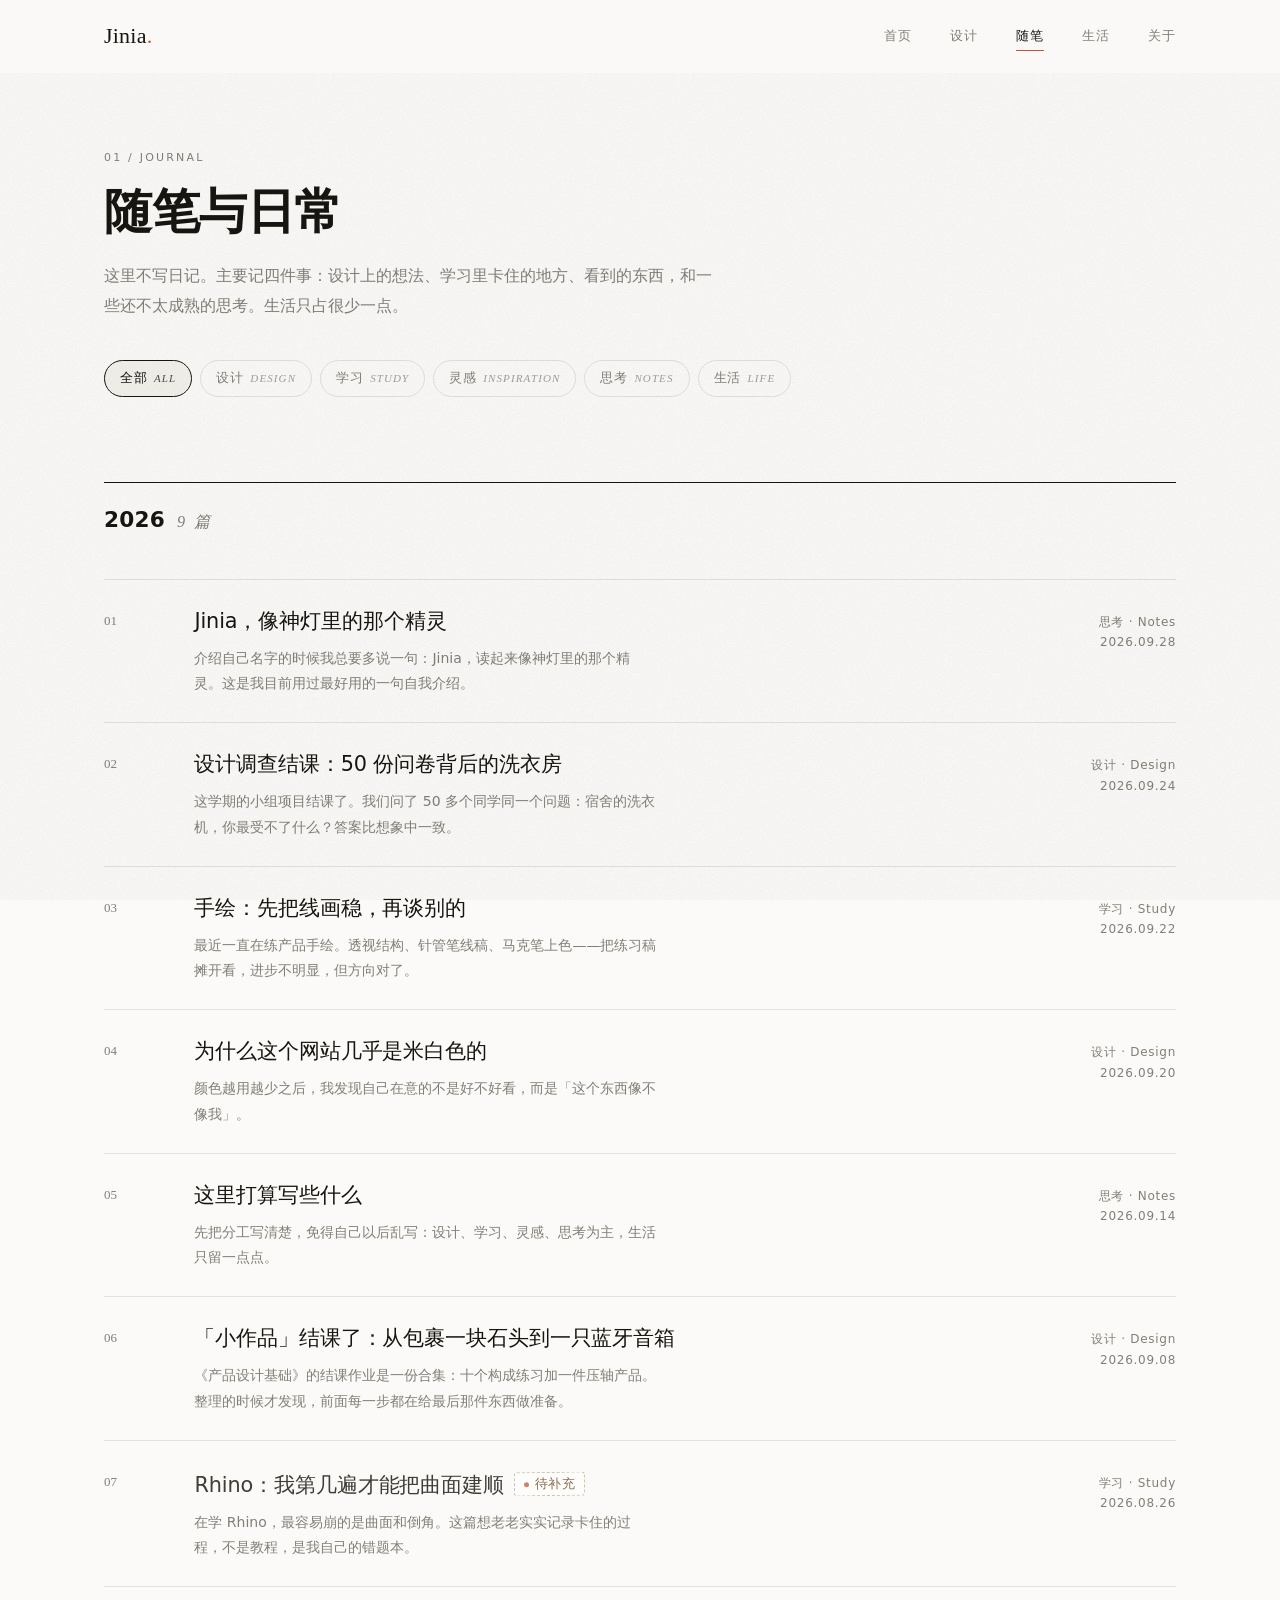
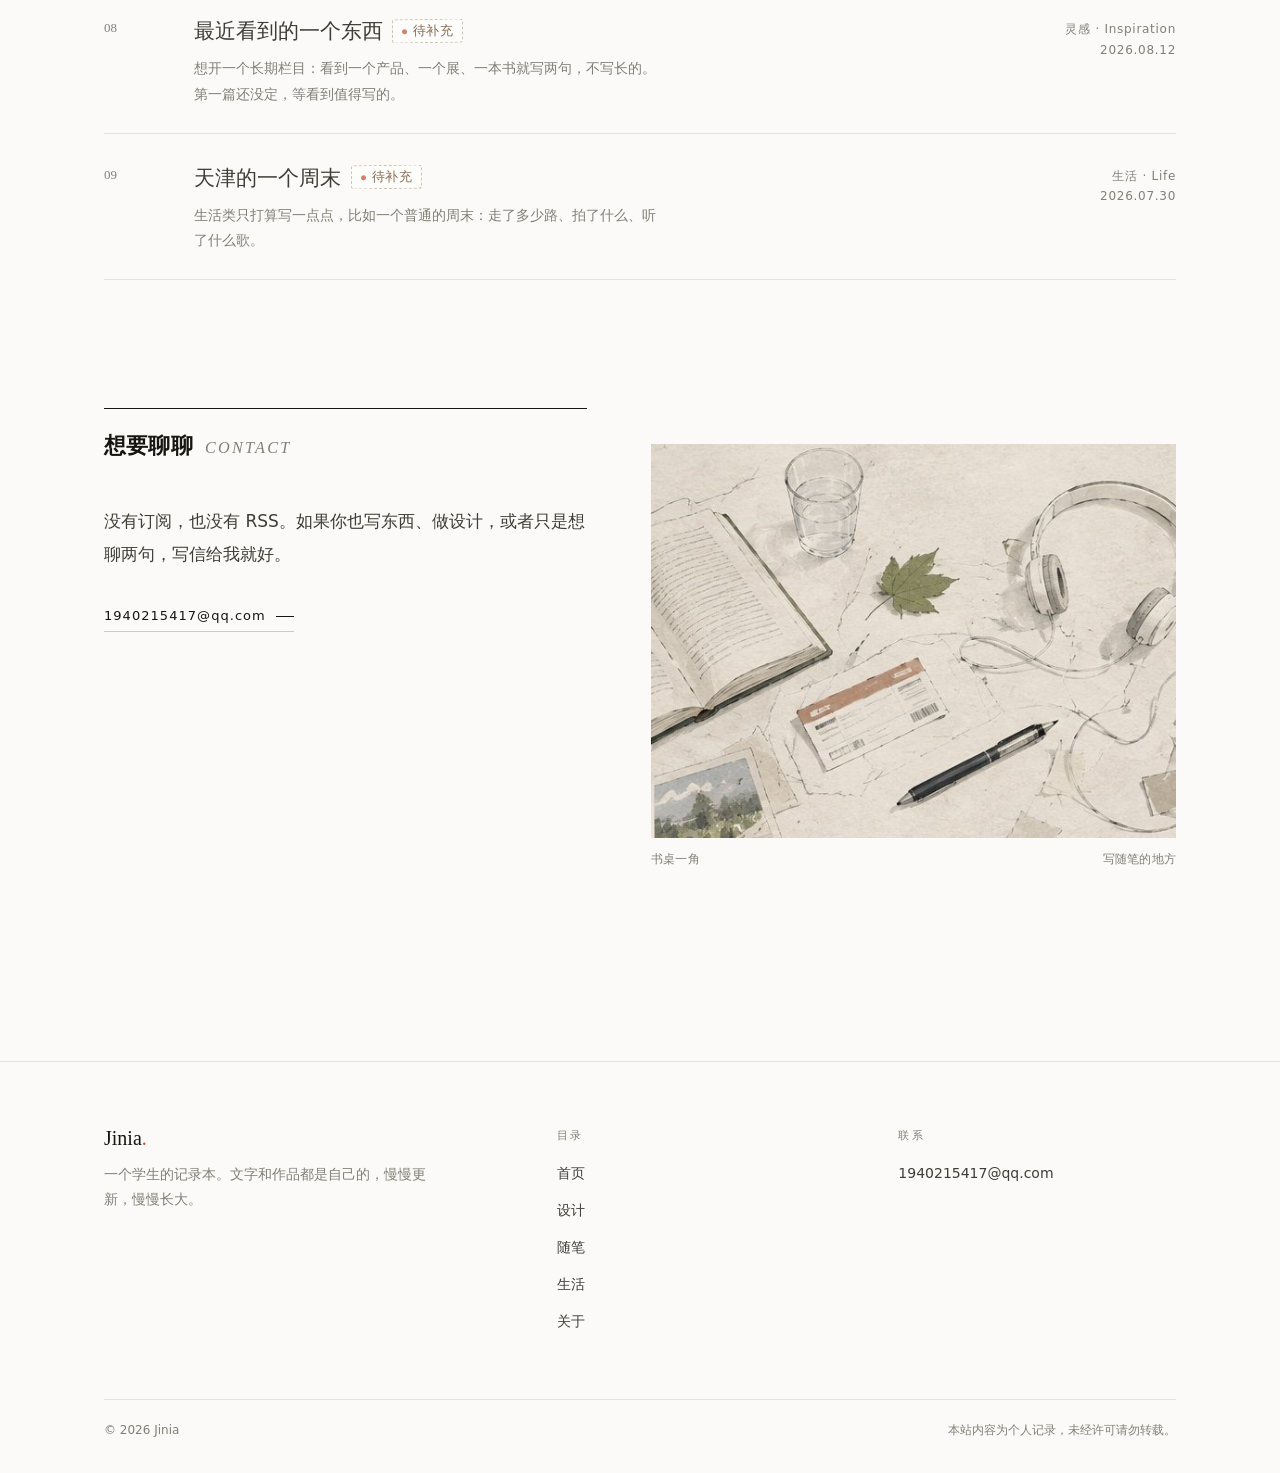
<file: blog.html>
<!DOCTYPE html>
<html lang="zh-CN">
<head>
<meta charset="utf-8">
<meta name="viewport" content="width=device-width, initial-scale=1">
<title>随笔 · Jinia</title>
<meta name="description" content="随笔不写日记：设计、学习、灵感、思考为主，生活只留一点点。">
<link rel="icon" href="data:image/svg+xml,%3Csvg xmlns='http://www.w3.org/2000/svg' viewBox='0 0 32 32'%3E%3Crect width='32' height='32' fill='%23fbfaf8'/%3E%3Cpath d='M16 4 L27 19 H5 Z' fill='%2316150f'/%3E%3Crect x='14.5' y='17' width='3' height='11' fill='%2316150f'/%3E%3C/svg%3E">
<link rel="stylesheet" href="assets/css/style.css">
<script>document.documentElement.className += ' js';</script>
</head>
<body>

<a class="skip" href="#main">跳到主要内容</a>
<script src="assets/js/art.js"></script>

<header class="hdr" id="hdr">
  <div class="wrap hdr__in">
    <a class="brand" href="index.html"><span data-site="name">Jinia</span><span class="brand__dot">.</span></a>
    <nav class="nav" aria-label="主导航">
      <a href="index.html">首页</a>
      <a href="design.html">设计</a>
      <a href="blog.html">随笔</a>
      <a href="life.html">生活</a>
      <a href="about.html">关于</a>
    </nav>
    <button class="burger" id="burger" type="button" aria-label="打开菜单" aria-expanded="false" aria-controls="menu"><i></i></button>
  </div>
</header>

<div class="menu" id="menu" data-open="false" role="dialog" aria-modal="true" aria-label="导航">
  <nav class="menu__nav">
    <a href="index.html">首页<span>Home</span></a>
    <a href="design.html">设计<span>Design</span></a>
    <a href="blog.html">随笔<span>Journal</span></a>
    <a href="life.html">生活<span>Life</span></a>
    <a href="about.html">关于<span>About</span></a>
  </nav>
  <div class="menu__foot">
    <a data-mail href="#">1940215417@qq.com</a>
  </div>
</div>

<main id="main">

  <section class="wrap phead">
    <p class="eyebrow">01 / Journal</p>
    <h1 class="phead__t">随笔与日常</h1>
    <p class="phead__d">这里不写日记。主要记四件事：设计上的想法、学习里卡住的地方、看到的东西，和一些还不太成熟的思考。生活只占很少一点。</p>
  </section>

  <div class="wrap">
    <div class="filters" id="blogFilters" role="group" aria-label="按分类筛选"></div>
    <div id="blogHost"></div>
  </div>

  <section class="wrap sec two">
    <div>
      <div class="sec__head">
        <h2 class="sec__title">想要聊聊<span>Contact</span></h2>
      </div>
      <div class="stack">
        <p class="lead">没有订阅，也没有 RSS。如果你也写东西、做设计，或者只是想聊两句，写信给我就好。</p>
        <p><a class="tlink" data-mail href="#">1940215417@qq.com</a></p>
      </div>
    </div>
    <figure class="deco" data-reveal>
      <div class="frame frame--43"><img src="assets/img/deco/blog.jpg" alt="书桌一角：翻开的书、水杯、耳机和车票" loading="lazy"></div>
      <figcaption class="cap"><b>书桌一角</b><span>写随笔的地方</span></figcaption>
    </figure>
  </section>

</main>

<footer class="ftr">
  <div class="wrap">
    <div class="ftr__top">
      <div>
        <p class="ftr__name"><span data-site="name">Jinia</span><em>.</em></p>
        <p class="ftr__line" data-site="footerLine"></p>
      </div>
      <div class="ftr__nav">
        <p class="ftr__h">目录</p>
        <ul>
          <li><a href="index.html">首页</a></li>
          <li><a href="design.html">设计</a></li>
          <li><a href="blog.html">随笔</a></li>
          <li><a href="life.html">生活</a></li>
          <li><a href="about.html">关于</a></li>
        </ul>
      </div>
      <div class="ftr__contact">
        <p class="ftr__h">联系</p>
        <a data-mail href="#">1940215417@qq.com</a>
      </div>
    </div>
    <div class="ftr__bottom">
      <span>© <span data-year>2026</span> <span data-site="name">Jinia</span></span>
      <span data-site="copyright"></span>
    </div>
  </div>
</footer>

<div class="lb" id="lightbox" data-open="false" role="dialog" aria-modal="true" aria-label="图片查看">
  <button class="lb__x" id="lbClose" type="button" aria-label="关闭">×</button>
  <div class="lb__stage" id="lbStage"></div>
  <p class="lb__cap" id="lbCap"></p>
</div>

<script src="assets/js/site.js"></script>
<script src="assets/js/main.js"></script>
</body>
</html>
</file>
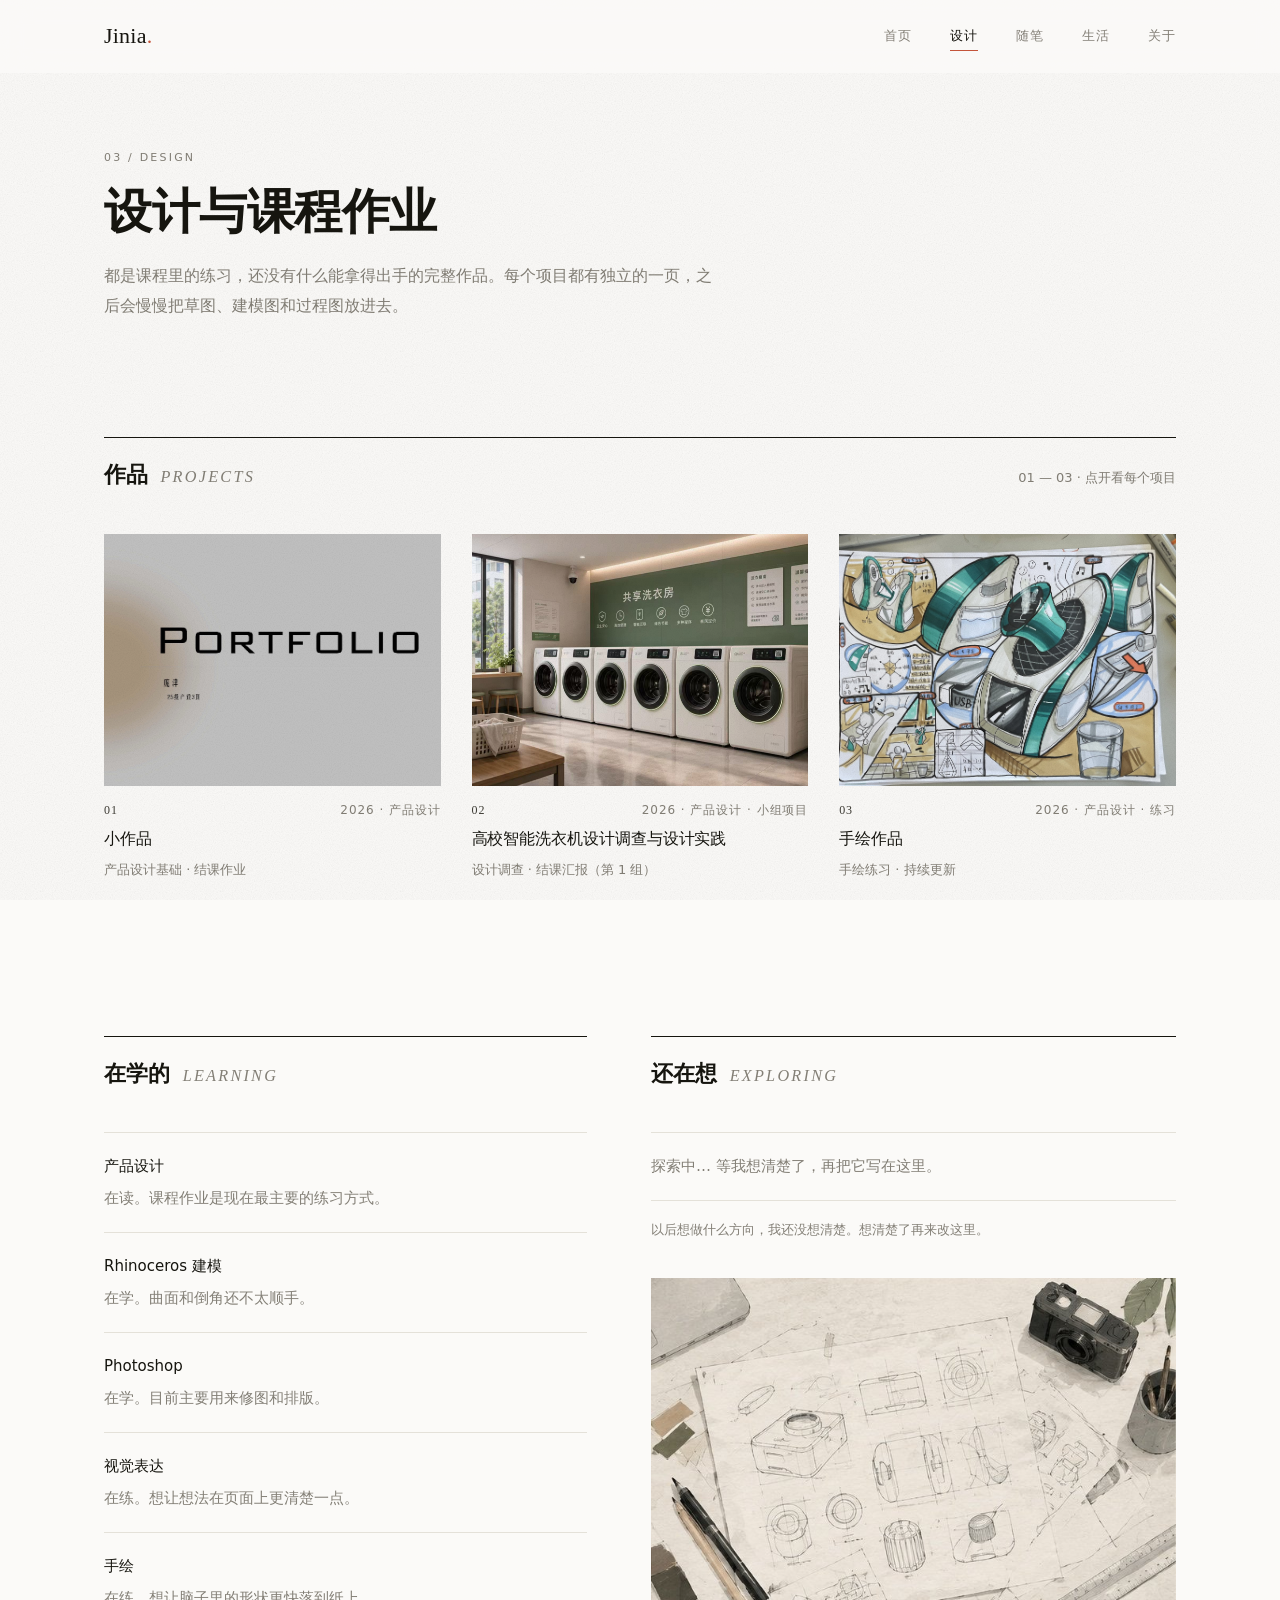
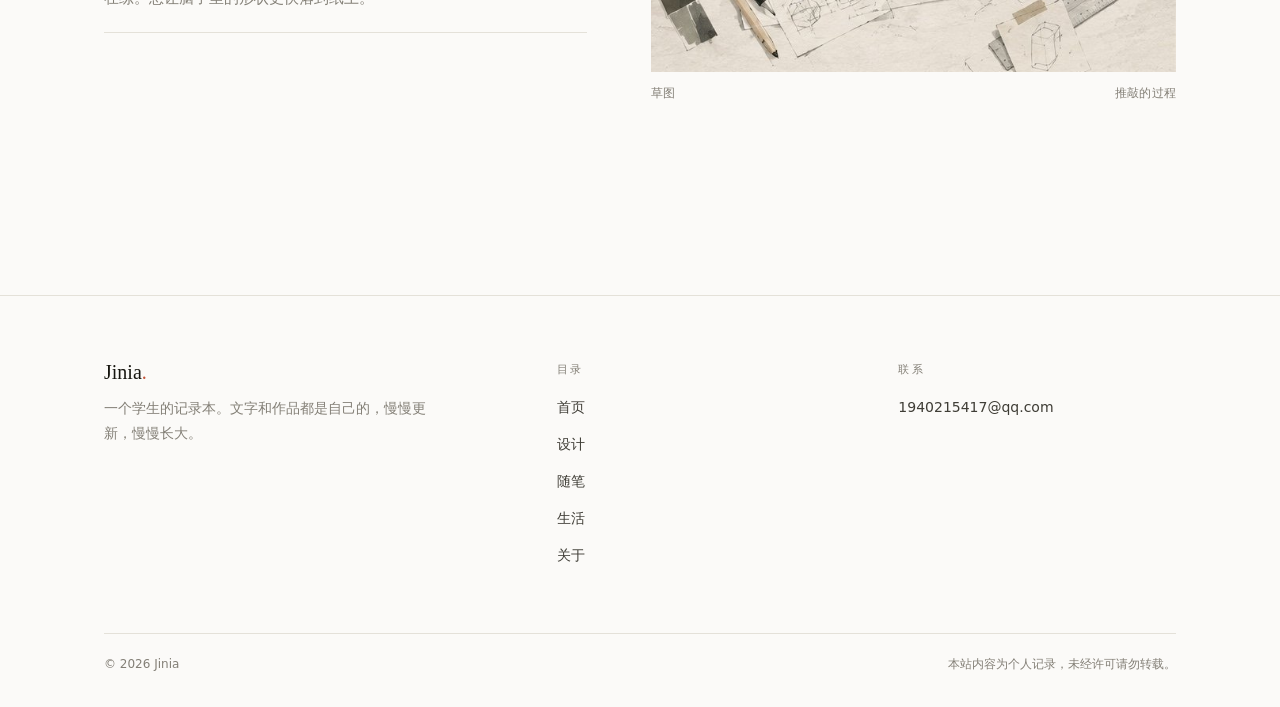
<file: design.html>
<!DOCTYPE html>
<html lang="zh-CN">
<head>
<meta charset="utf-8">
<meta name="viewport" content="width=device-width, initial-scale=1">
<title>设计 · Jinia</title>
<meta name="description" content="产品设计课程作业与练习：小作品、高校智能洗衣机设计调查与设计实践、手绘作品。每个项目都有独立的详情页。">
<link rel="icon" href="data:image/svg+xml,%3Csvg xmlns='http://www.w3.org/2000/svg' viewBox='0 0 32 32'%3E%3Crect width='32' height='32' fill='%23fbfaf8'/%3E%3Cpath d='M16 4 L27 19 H5 Z' fill='%2316150f'/%3E%3Crect x='14.5' y='17' width='3' height='11' fill='%2316150f'/%3E%3C/svg%3E">
<link rel="stylesheet" href="assets/css/style.css">
<script>document.documentElement.className += ' js';</script>
</head>
<body>

<a class="skip" href="#main">跳到主要内容</a>
<script src="assets/js/art.js"></script>

<header class="hdr" id="hdr">
  <div class="wrap hdr__in">
    <a class="brand" href="index.html"><span data-site="name">Jinia</span><span class="brand__dot">.</span></a>
    <nav class="nav" aria-label="主导航">
      <a href="index.html">首页</a>
      <a href="design.html">设计</a>
      <a href="blog.html">随笔</a>
      <a href="life.html">生活</a>
      <a href="about.html">关于</a>
    </nav>
    <button class="burger" id="burger" type="button" aria-label="打开菜单" aria-expanded="false" aria-controls="menu"><i></i></button>
  </div>
</header>

<div class="menu" id="menu" data-open="false" role="dialog" aria-modal="true" aria-label="导航">
  <nav class="menu__nav">
    <a href="index.html">首页<span>Home</span></a>
    <a href="design.html">设计<span>Design</span></a>
    <a href="blog.html">随笔<span>Journal</span></a>
    <a href="life.html">生活<span>Life</span></a>
    <a href="about.html">关于<span>About</span></a>
  </nav>
  <div class="menu__foot">
    <a data-mail href="#">1940215417@qq.com</a>
  </div>
</div>

<main id="main">

  <section class="wrap phead">
    <p class="eyebrow">03 / Design</p>
    <h1 class="phead__t">设计与课程作业</h1>
    <p class="phead__d">都是课程里的练习，还没有什么能拿得出手的完整作品。每个项目都有独立的一页，之后会慢慢把草图、建模图和过程图放进去。</p>
  </section>

  <section class="wrap sec">
    <div class="sec__head">
      <h2 class="sec__title">作品<span>Projects</span></h2>
      <p class="sec__note">01 — 03 · 点开看每个项目</p>
    </div>
    <div class="wgrid" id="workGrid" data-reveal></div>
  </section>

  <section class="wrap sec two">
    <div>
      <div class="sec__head">
        <h2 class="sec__title">在学的<span>Learning</span></h2>
      </div>
      <ul class="notes" id="learnList" data-reveal></ul>
    </div>
    <div>
      <div class="sec__head">
        <h2 class="sec__title">还在想<span>Exploring</span></h2>
      </div>
      <ul class="notes" id="exploreList" data-reveal></ul>
      <p class="sec__note" style="margin-top:18px">以后想做什么方向，我还没想清楚。想清楚了再来改这里。</p>
      <figure class="deco" data-reveal>
        <div class="frame frame--43"><img src="assets/img/deco/design.jpg" alt="产品设计手绘稿与相机" loading="lazy"></div>
        <figcaption class="cap"><b>草图</b><span>推敲的过程</span></figcaption>
      </figure>
    </div>
  </section>

</main>

<footer class="ftr">
  <div class="wrap">
    <div class="ftr__top">
      <div>
        <p class="ftr__name"><span data-site="name">Jinia</span><em>.</em></p>
        <p class="ftr__line" data-site="footerLine"></p>
      </div>
      <div class="ftr__nav">
        <p class="ftr__h">目录</p>
        <ul>
          <li><a href="index.html">首页</a></li>
          <li><a href="design.html">设计</a></li>
          <li><a href="blog.html">随笔</a></li>
          <li><a href="life.html">生活</a></li>
          <li><a href="about.html">关于</a></li>
        </ul>
      </div>
      <div class="ftr__contact">
        <p class="ftr__h">联系</p>
        <a data-mail href="#">1940215417@qq.com</a>
      </div>
    </div>
    <div class="ftr__bottom">
      <span>© <span data-year>2026</span> <span data-site="name">Jinia</span></span>
      <span data-site="copyright"></span>
    </div>
  </div>
</footer>

<div class="lb" id="lightbox" data-open="false" role="dialog" aria-modal="true" aria-label="图片查看">
  <button class="lb__x" id="lbClose" type="button" aria-label="关闭">×</button>
  <div class="lb__stage" id="lbStage"></div>
  <p class="lb__cap" id="lbCap"></p>
</div>

<script src="assets/js/site.js"></script>
<script src="assets/js/main.js"></script>
</body>
</html>
</file>
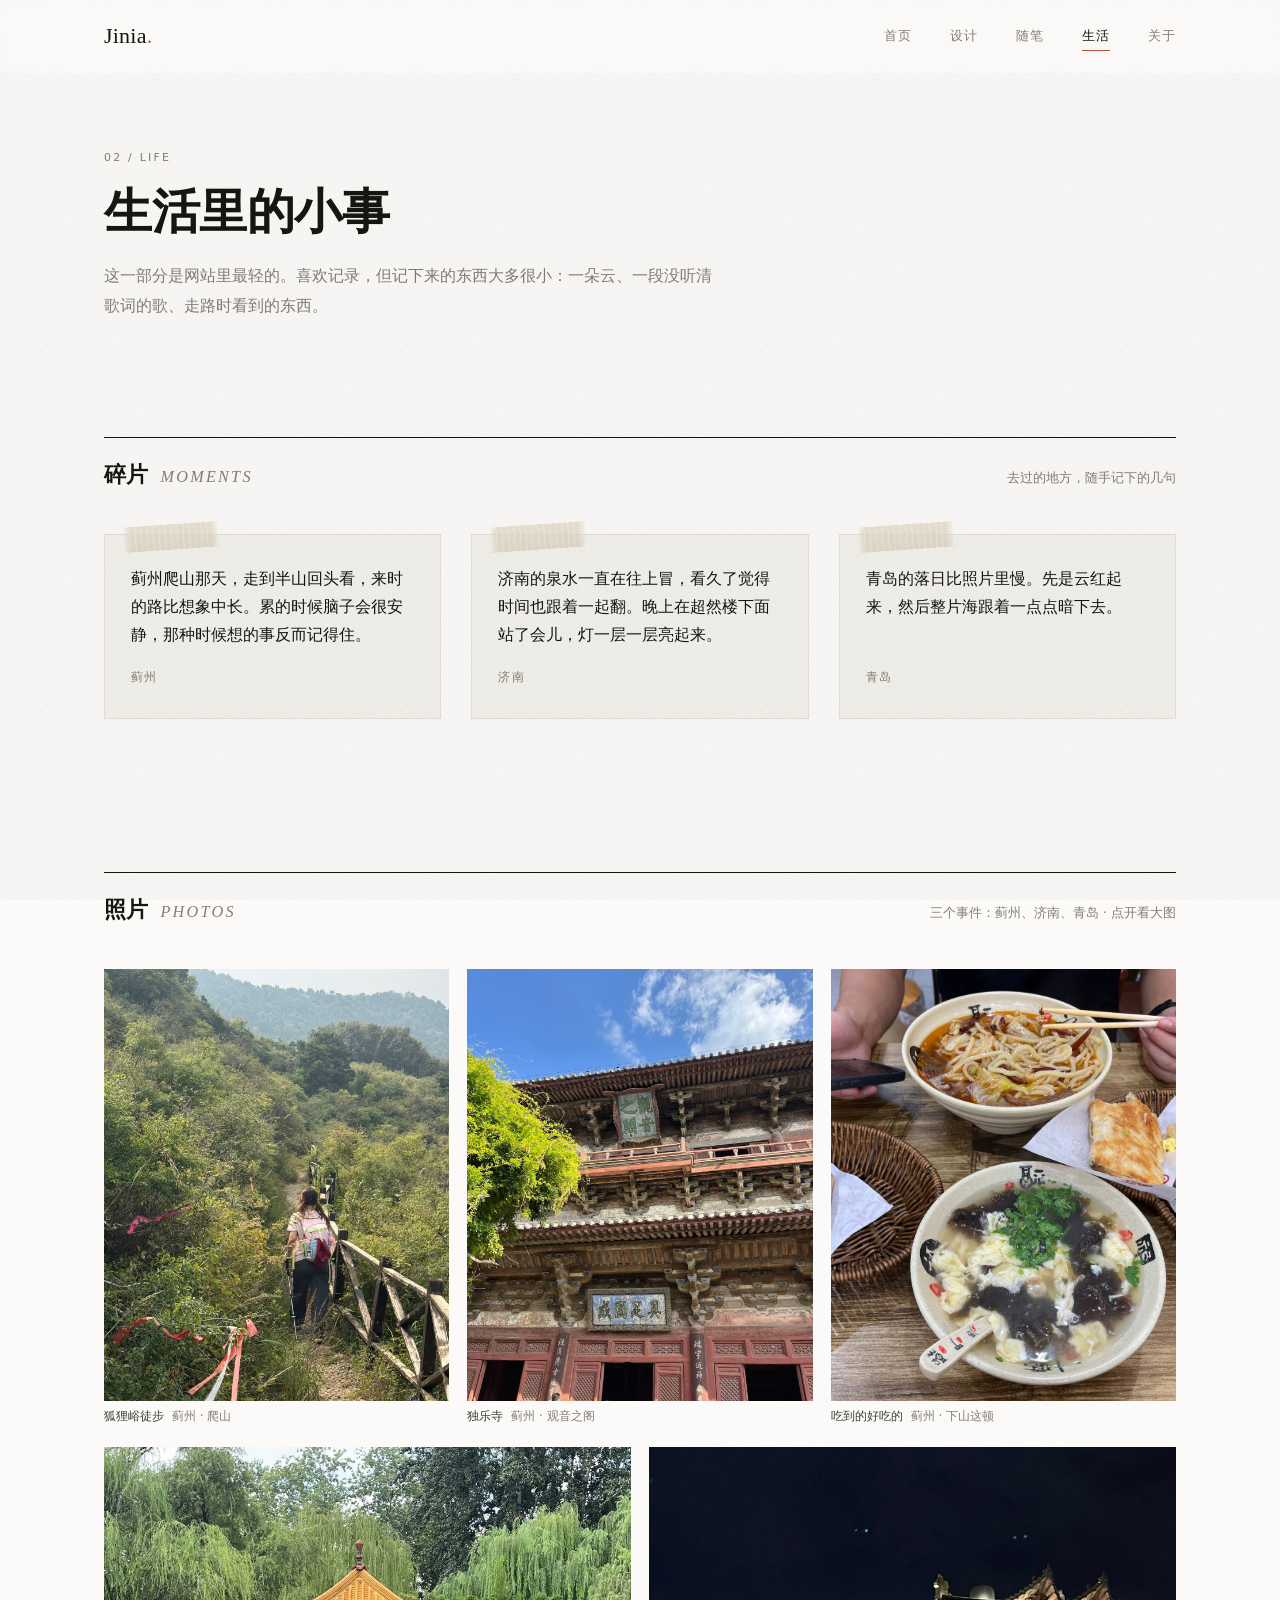
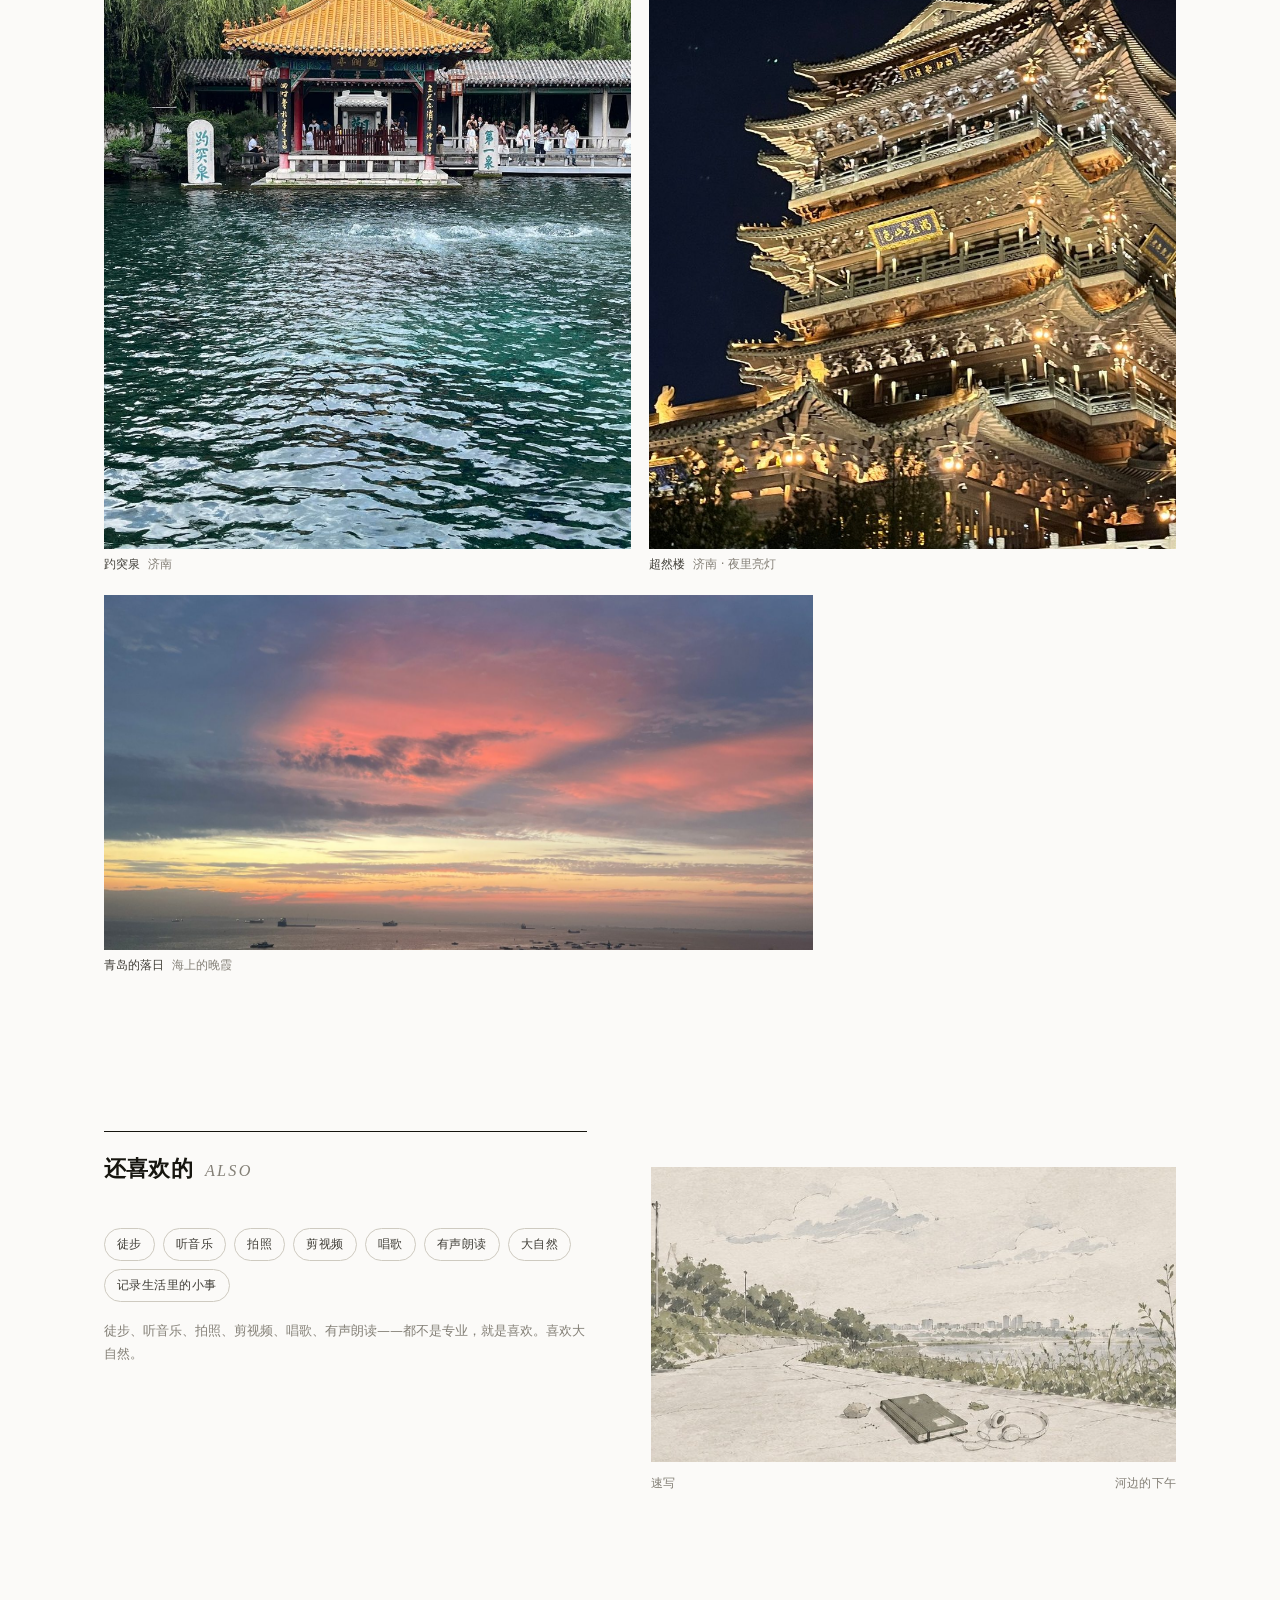
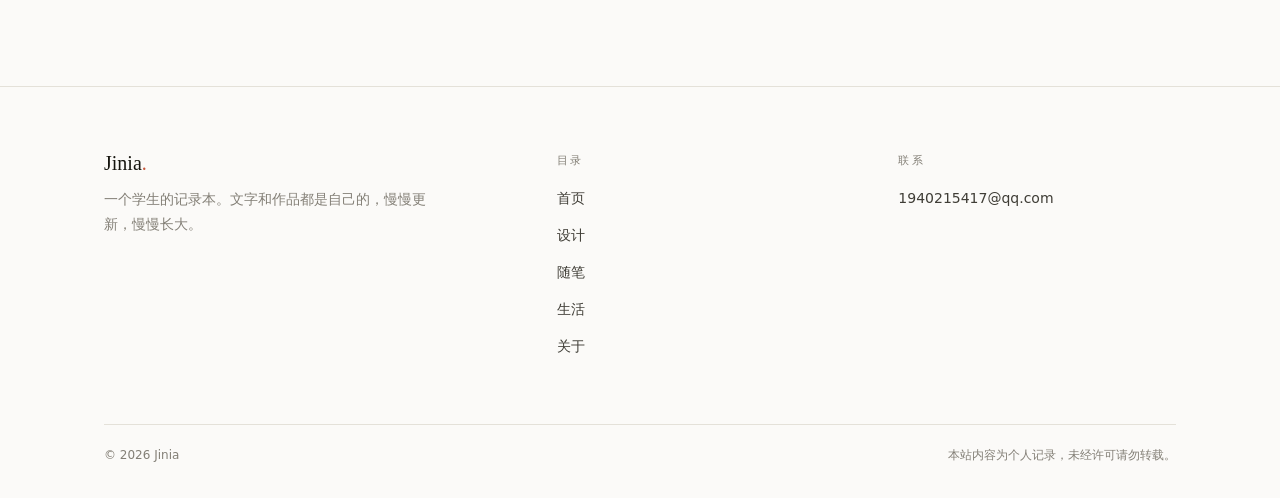
<file: life.html>
<!DOCTYPE html>
<html lang="zh-CN">
<head>
<meta charset="utf-8">
<meta name="viewport" content="width=device-width, initial-scale=1">
<title>生活 · Jinia</title>
<meta name="description" content="生活中的琐碎小事、一些照片，还有随手记下的片段。">
<link rel="icon" href="data:image/svg+xml,%3Csvg xmlns='http://www.w3.org/2000/svg' viewBox='0 0 32 32'%3E%3Crect width='32' height='32' fill='%23fbfaf8'/%3E%3Cpath d='M16 4 L27 19 H5 Z' fill='%2316150f'/%3E%3Crect x='14.5' y='17' width='3' height='11' fill='%2316150f'/%3E%3C/svg%3E">
<link rel="stylesheet" href="assets/css/style.css">
<script>document.documentElement.className += ' js';</script>
</head>
<body>

<a class="skip" href="#main">跳到主要内容</a>
<script src="assets/js/art.js"></script>

<header class="hdr" id="hdr">
  <div class="wrap hdr__in">
    <a class="brand" href="index.html"><span data-site="name">Jinia</span><span class="brand__dot">.</span></a>
    <nav class="nav" aria-label="主导航">
      <a href="index.html">首页</a>
      <a href="design.html">设计</a>
      <a href="blog.html">随笔</a>
      <a href="life.html">生活</a>
      <a href="about.html">关于</a>
    </nav>
    <button class="burger" id="burger" type="button" aria-label="打开菜单" aria-expanded="false" aria-controls="menu"><i></i></button>
  </div>
</header>

<div class="menu" id="menu" data-open="false" role="dialog" aria-modal="true" aria-label="导航">
  <nav class="menu__nav">
    <a href="index.html">首页<span>Home</span></a>
    <a href="design.html">设计<span>Design</span></a>
    <a href="blog.html">随笔<span>Journal</span></a>
    <a href="life.html">生活<span>Life</span></a>
    <a href="about.html">关于<span>About</span></a>
  </nav>
  <div class="menu__foot">
    <a data-mail href="#">1940215417@qq.com</a>
  </div>
</div>

<main id="main">

  <section class="wrap phead">
    <p class="eyebrow">02 / Life</p>
    <h1 class="phead__t">生活里的小事</h1>
    <p class="phead__d">这一部分是网站里最轻的。喜欢记录，但记下来的东西大多很小：一朵云、一段没听清歌词的歌、走路时看到的东西。</p>
  </section>

  <section class="wrap sec">
    <div class="sec__head">
      <h2 class="sec__title">碎片<span>Moments</span></h2>
      <p class="sec__note">去过的地方，随手记下的几句</p>
    </div>
    <div class="moments" id="momentList" data-reveal></div>
  </section>

  <section class="wrap sec">
    <div class="sec__head">
      <h2 class="sec__title">照片<span>Photos</span></h2>
      <p class="sec__note">三个事件：蓟州、济南、青岛 · 点开看大图</p>
    </div>
    <div class="pgrid" id="photoGrid" data-reveal></div>
  </section>

  <section class="wrap sec two">
    <div>
      <div class="sec__head">
        <h2 class="sec__title">还喜欢的<span>Also</span></h2>
      </div>
      <ul class="chips" id="alsoList" data-reveal></ul>
      <p class="sec__note" style="margin-top:18px">徒步、听音乐、拍照、剪视频、唱歌、有声朗读——都不是专业，就是喜欢。喜欢大自然。</p>
    </div>
    <div>
      <figure class="deco" data-reveal>
        <div class="frame frame--169"><img src="assets/img/deco/life.jpg" alt="河边小路的速写，草地上放着一本笔记和耳机" loading="lazy"></div>
        <figcaption class="cap"><b>速写</b><span>河边的下午</span></figcaption>
      </figure>
    </div>
  </section>

</main>

<footer class="ftr">
  <div class="wrap">
    <div class="ftr__top">
      <div>
        <p class="ftr__name"><span data-site="name">Jinia</span><em>.</em></p>
        <p class="ftr__line" data-site="footerLine"></p>
      </div>
      <div class="ftr__nav">
        <p class="ftr__h">目录</p>
        <ul>
          <li><a href="index.html">首页</a></li>
          <li><a href="design.html">设计</a></li>
          <li><a href="blog.html">随笔</a></li>
          <li><a href="life.html">生活</a></li>
          <li><a href="about.html">关于</a></li>
        </ul>
      </div>
      <div class="ftr__contact">
        <p class="ftr__h">联系</p>
        <a data-mail href="#">1940215417@qq.com</a>
      </div>
    </div>
    <div class="ftr__bottom">
      <span>© <span data-year>2026</span> <span data-site="name">Jinia</span></span>
      <span data-site="copyright"></span>
    </div>
  </div>
</footer>

<div class="lb" id="lightbox" data-open="false" role="dialog" aria-modal="true" aria-label="图片查看">
  <button class="lb__x" id="lbClose" type="button" aria-label="关闭">×</button>
  <div class="lb__stage" id="lbStage"></div>
  <p class="lb__cap" id="lbCap"></p>
</div>

<script src="assets/js/site.js"></script>
<script src="assets/js/main.js"></script>
</body>
</html>
</file>
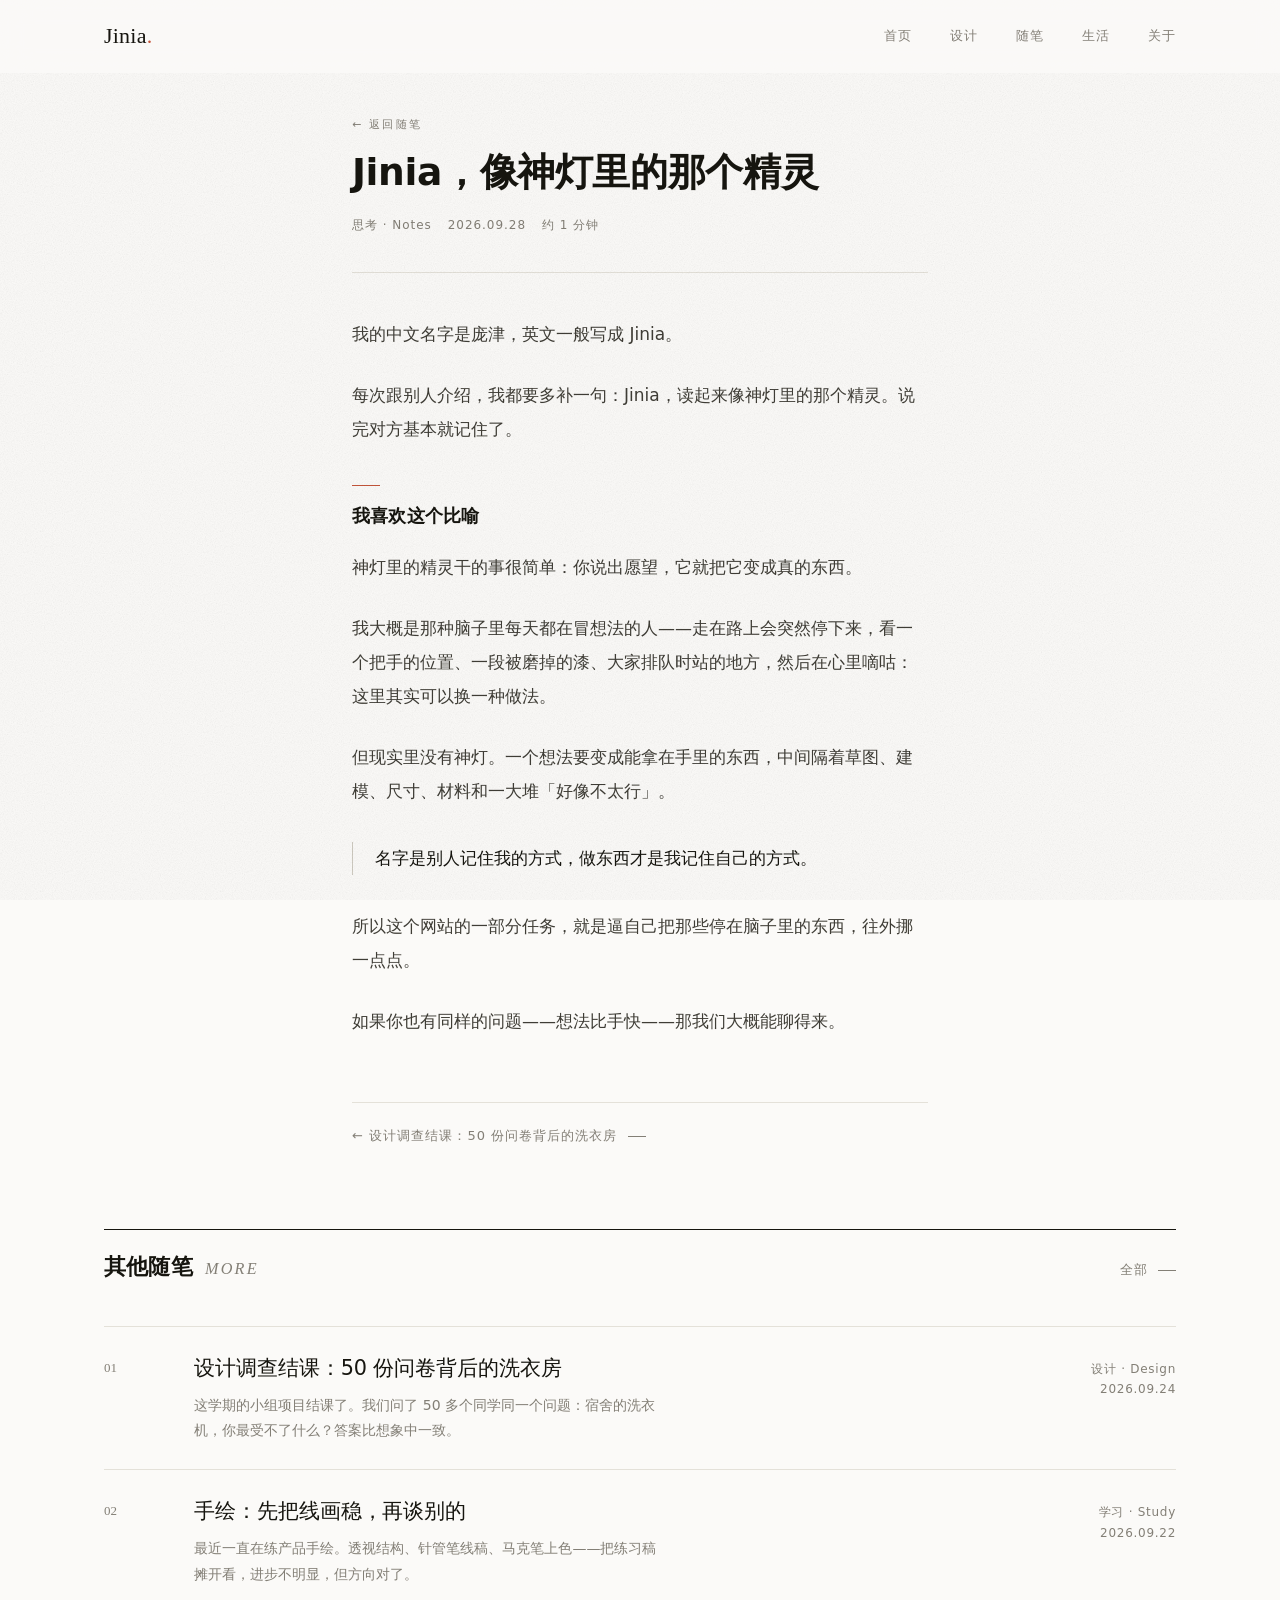
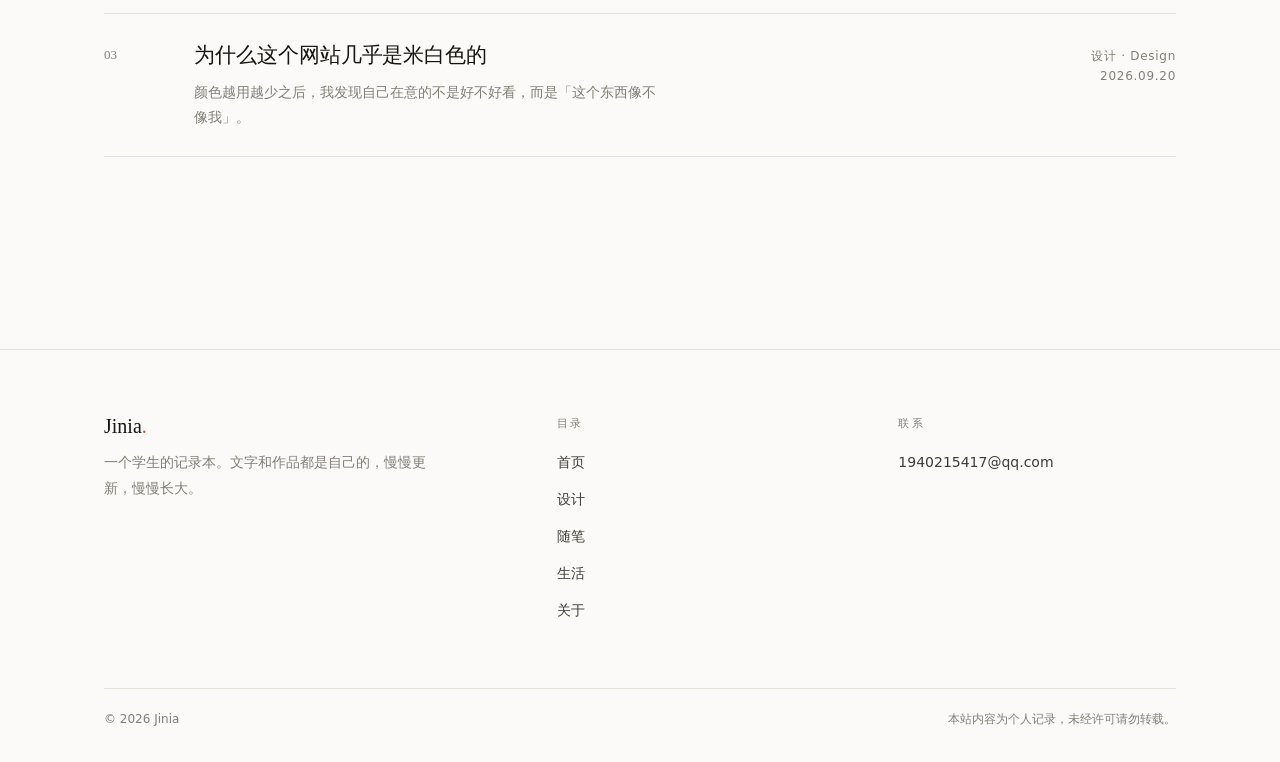
<file: post.html>
<!DOCTYPE html>
<html lang="zh-CN">
<head>
<meta charset="utf-8">
<meta name="viewport" content="width=device-width, initial-scale=1">
<title>随笔 · Jinia</title>
<meta name="description" content="随笔正文：设计、学习、灵感、思考，以及一点点生活。">
<link rel="icon" href="data:image/svg+xml,%3Csvg xmlns='http://www.w3.org/2000/svg' viewBox='0 0 32 32'%3E%3Crect width='32' height='32' fill='%23fbfaf8'/%3E%3Cpath d='M16 4 L27 19 H5 Z' fill='%2316150f'/%3E%3Crect x='14.5' y='17' width='3' height='11' fill='%2316150f'/%3E%3C/svg%3E">
<link rel="stylesheet" href="assets/css/style.css">
<script>document.documentElement.className += ' js';</script>
</head>
<body>

<a class="skip" href="#main">跳到主要内容</a>
<script src="assets/js/art.js"></script>

<header class="hdr" id="hdr">
  <div class="wrap hdr__in">
    <a class="brand" href="index.html"><span data-site="name">Jinia</span><span class="brand__dot">.</span></a>
    <nav class="nav" aria-label="主导航">
      <a href="index.html">首页</a>
      <a href="design.html">设计</a>
      <a href="blog.html">随笔</a>
      <a href="life.html">生活</a>
      <a href="about.html">关于</a>
    </nav>
    <button class="burger" id="burger" type="button" aria-label="打开菜单" aria-expanded="false" aria-controls="menu"><i></i></button>
  </div>
</header>

<div class="menu" id="menu" data-open="false" role="dialog" aria-modal="true" aria-label="导航">
  <nav class="menu__nav">
    <a href="index.html">首页<span>Home</span></a>
    <a href="design.html">设计<span>Design</span></a>
    <a href="blog.html">随笔<span>Journal</span></a>
    <a href="life.html">生活<span>Life</span></a>
    <a href="about.html">关于<span>About</span></a>
  </nav>
  <div class="menu__foot">
    <a data-mail href="#">1940215417@qq.com</a>
  </div>
</div>

<main id="main">

  <article class="wrap article">
    <header class="article__head">
      <p class="eyebrow"><a href="blog.html">← 返回随笔</a></p>
      <h1 class="article__t" id="postTitle"></h1>
      <div class="article__meta">
        <span id="postTag"></span>
        <span id="postDate"></span>
        <span id="postLen"></span>
      </div>
    </header>

    <div class="body" id="postBody"></div>

    <footer class="article__foot">
      <a class="tlink tlink--quiet" id="postPrev" href="blog.html"></a>
      <a class="tlink tlink--quiet" id="postNext" href="blog.html"></a>
    </footer>
  </article>

  <section class="wrap sec">
    <div class="sec__head">
      <h2 class="sec__title">其他随笔<span>More</span></h2>
      <a class="tlink tlink--quiet" href="blog.html">全部</a>
    </div>
    <div class="plist" data-related></div>
  </section>

</main>

<footer class="ftr">
  <div class="wrap">
    <div class="ftr__top">
      <div>
        <p class="ftr__name"><span data-site="name">Jinia</span><em>.</em></p>
        <p class="ftr__line" data-site="footerLine"></p>
      </div>
      <div class="ftr__nav">
        <p class="ftr__h">目录</p>
        <ul>
          <li><a href="index.html">首页</a></li>
          <li><a href="design.html">设计</a></li>
          <li><a href="blog.html">随笔</a></li>
          <li><a href="life.html">生活</a></li>
          <li><a href="about.html">关于</a></li>
        </ul>
      </div>
      <div class="ftr__contact">
        <p class="ftr__h">联系</p>
        <a data-mail href="#">1940215417@qq.com</a>
      </div>
    </div>
    <div class="ftr__bottom">
      <span>© <span data-year>2026</span> <span data-site="name">Jinia</span></span>
      <span data-site="copyright"></span>
    </div>
  </div>
</footer>

<div class="lb" id="lightbox" data-open="false" role="dialog" aria-modal="true" aria-label="图片查看">
  <button class="lb__x" id="lbClose" type="button" aria-label="关闭">×</button>
  <div class="lb__stage" id="lbStage"></div>
  <p class="lb__cap" id="lbCap"></p>
</div>

<script src="assets/js/site.js"></script>
<script src="assets/js/main.js"></script>
</body>
</html>
</file>
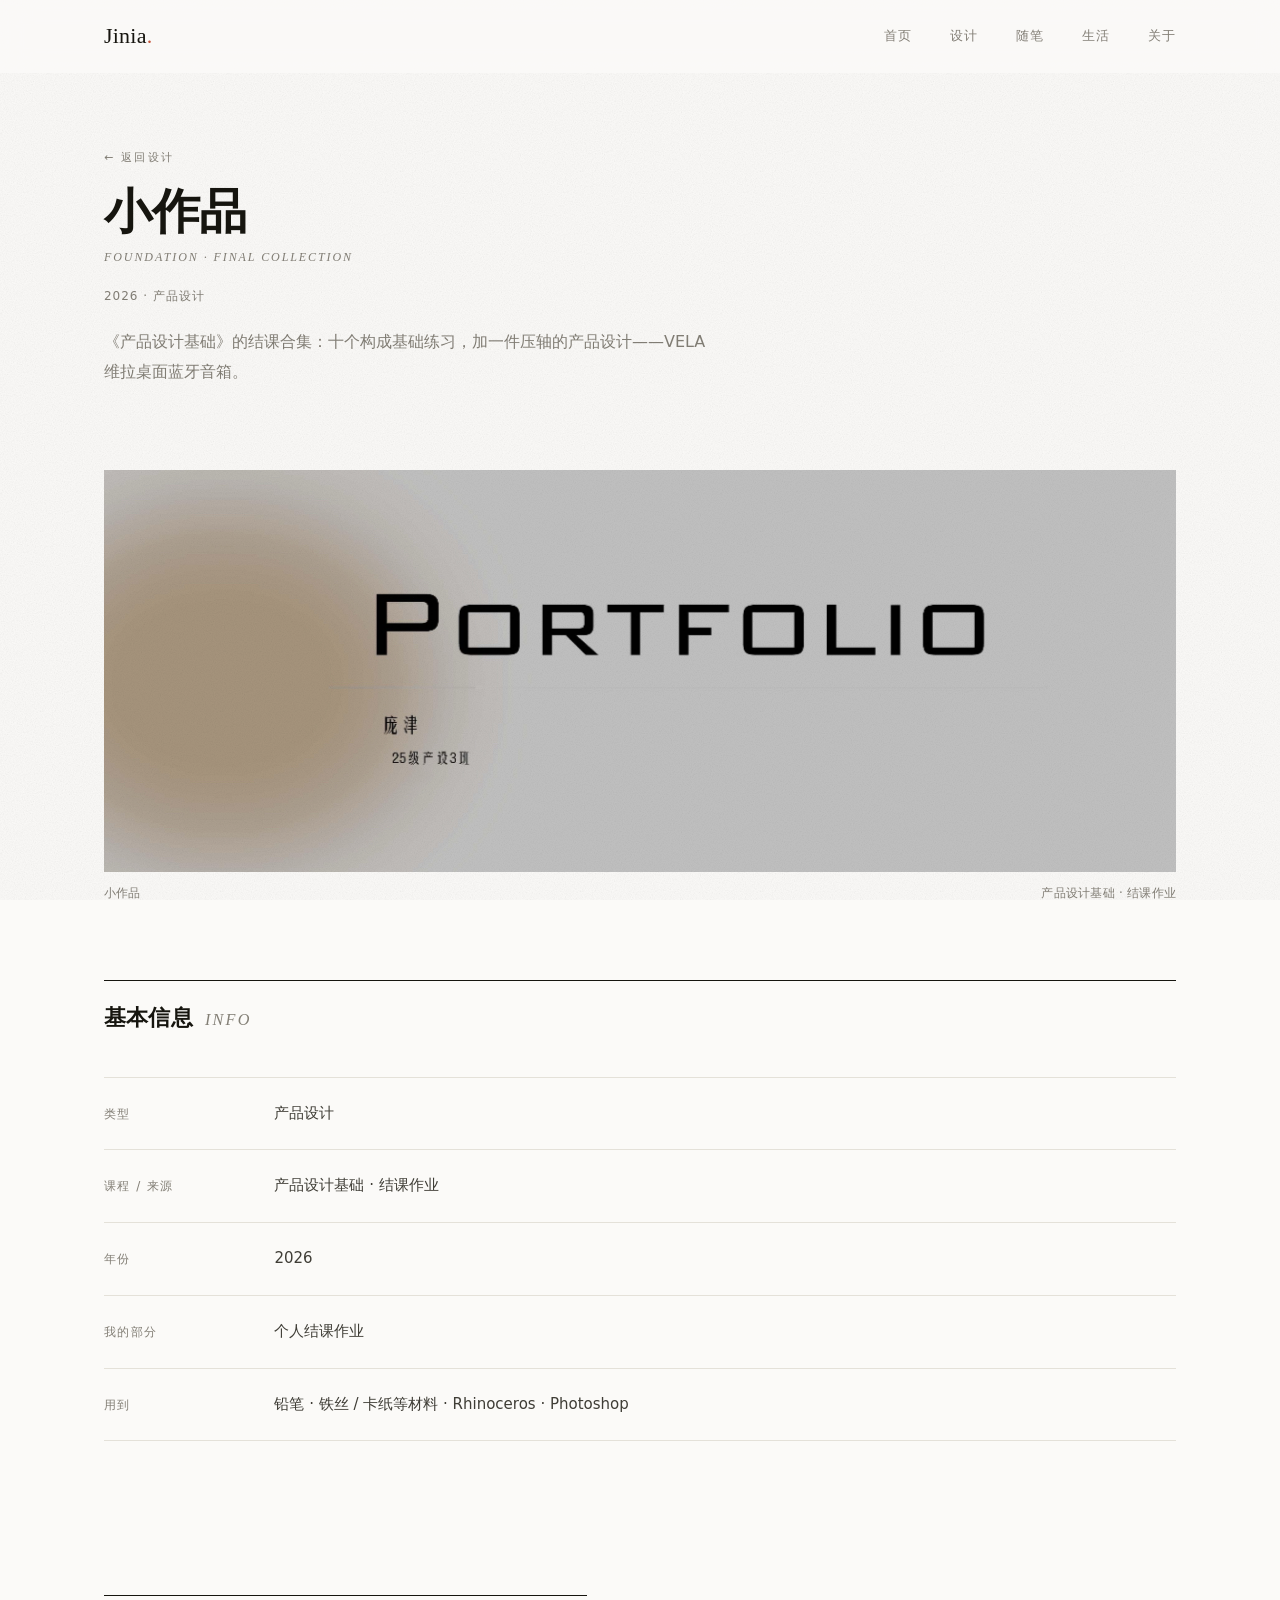
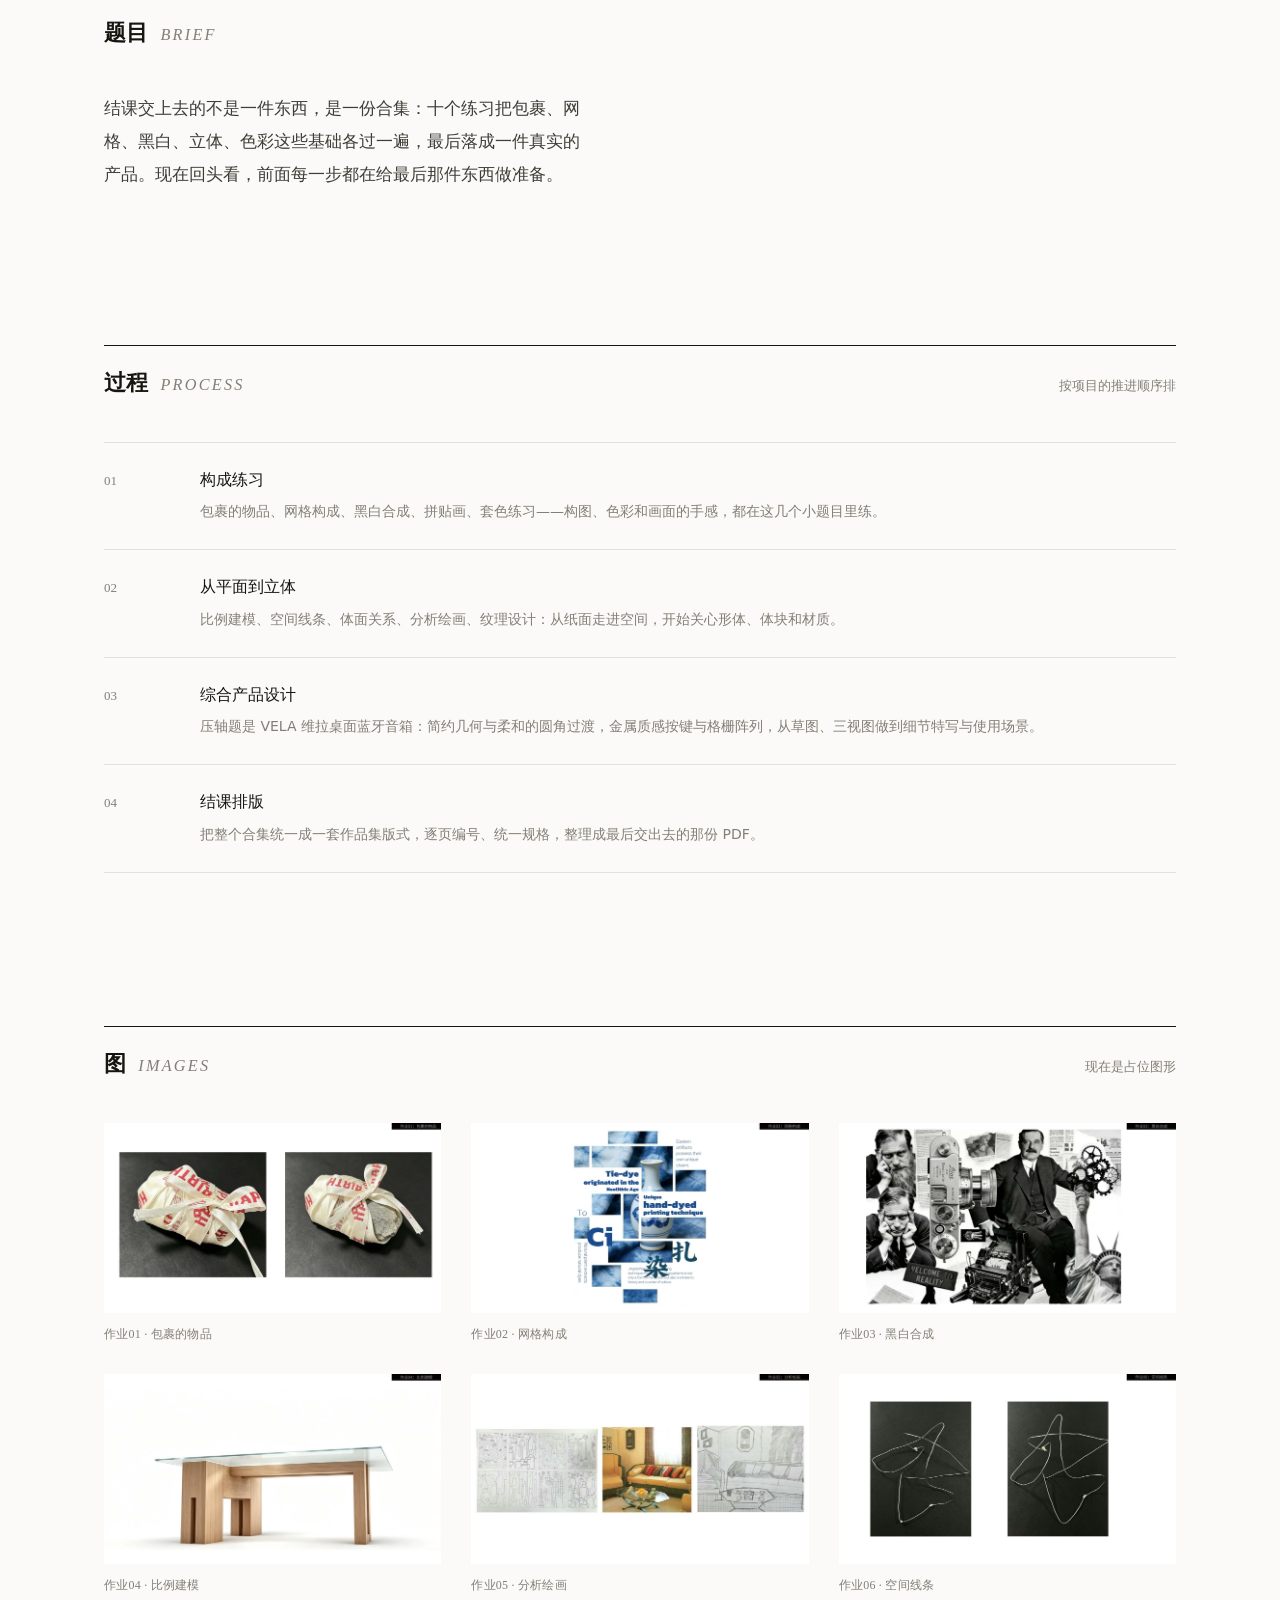
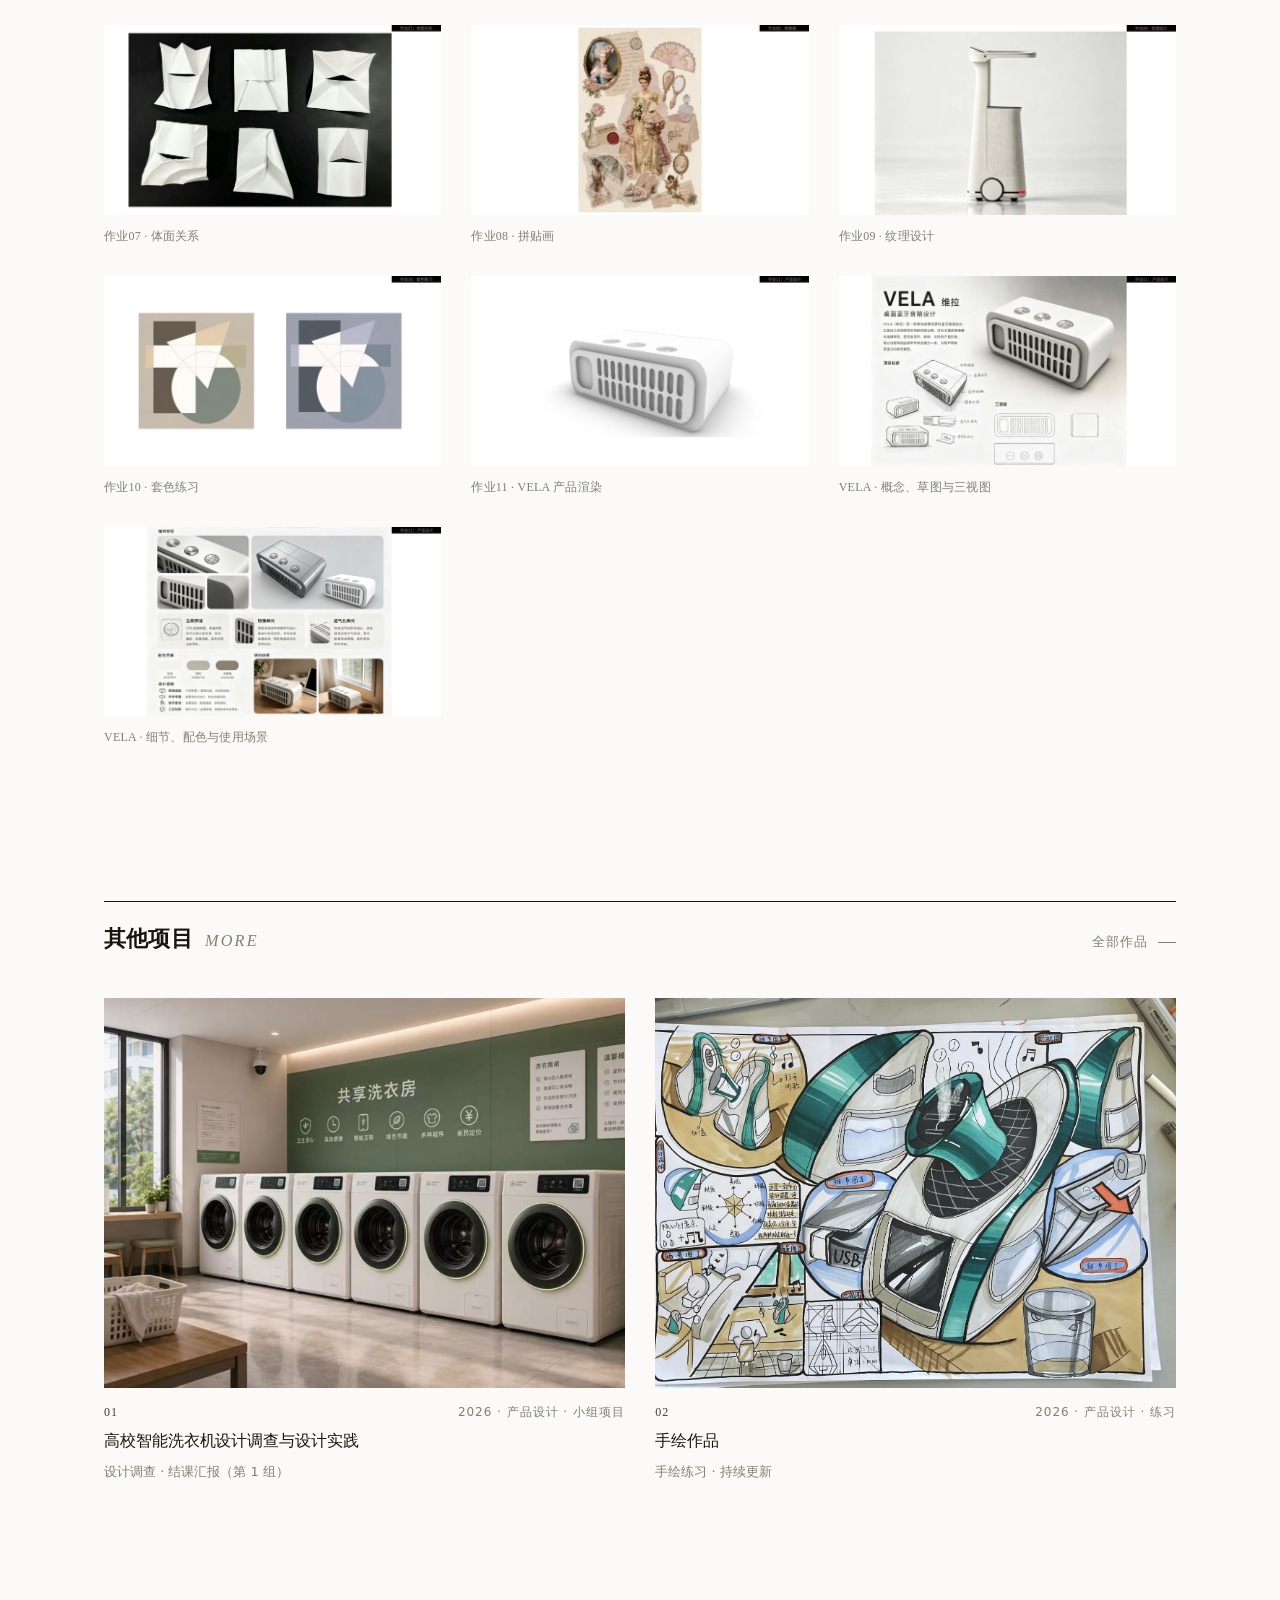
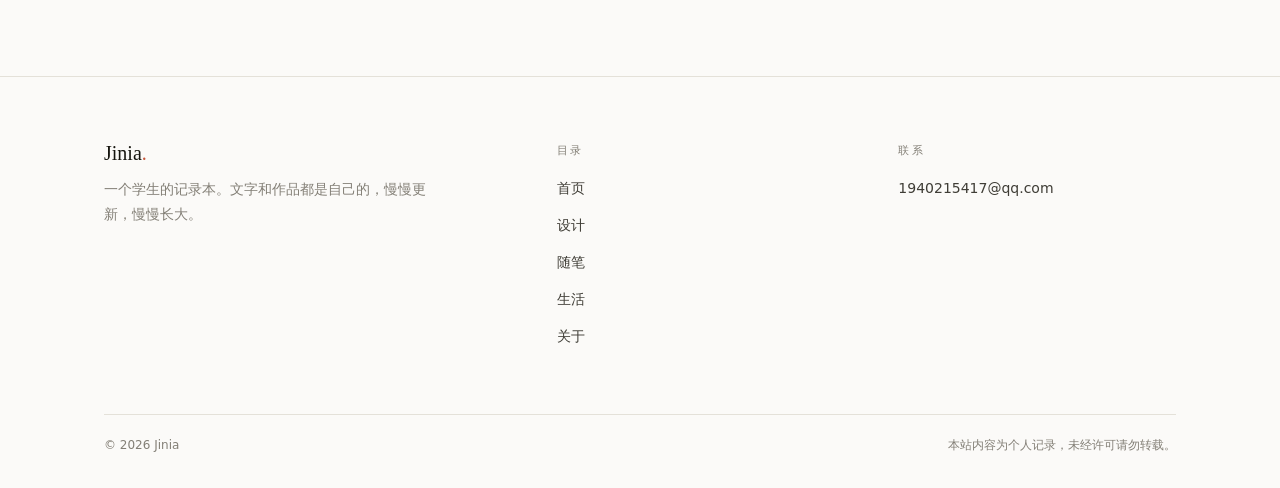
<file: project.html>
<!DOCTYPE html>
<html lang="zh-CN">
<head>
<meta charset="utf-8">
<meta name="viewport" content="width=device-width, initial-scale=1">
<title>项目 · Jinia</title>
<meta name="description" content="产品设计课程作业的完整记录：背景、我的部分、过程、图，以及还没补上的部分。">
<link rel="icon" href="data:image/svg+xml,%3Csvg xmlns='http://www.w3.org/2000/svg' viewBox='0 0 32 32'%3E%3Crect width='32' height='32' fill='%23fbfaf8'/%3E%3Cpath d='M16 4 L27 19 H5 Z' fill='%2316150f'/%3E%3Crect x='14.5' y='17' width='3' height='11' fill='%2316150f'/%3E%3C/svg%3E">
<link rel="stylesheet" href="assets/css/style.css">
<script>document.documentElement.className += ' js';</script>
</head>
<body>

<a class="skip" href="#main">跳到主要内容</a>
<script src="assets/js/art.js"></script>

<header class="hdr" id="hdr">
  <div class="wrap hdr__in">
    <a class="brand" href="index.html"><span data-site="name">Jinia</span><span class="brand__dot">.</span></a>
    <nav class="nav" aria-label="主导航">
      <a href="index.html">首页</a>
      <a href="design.html">设计</a>
      <a href="blog.html">随笔</a>
      <a href="life.html">生活</a>
      <a href="about.html">关于</a>
    </nav>
    <button class="burger" id="burger" type="button" aria-label="打开菜单" aria-expanded="false" aria-controls="menu"><i></i></button>
  </div>
</header>

<div class="menu" id="menu" data-open="false" role="dialog" aria-modal="true" aria-label="导航">
  <nav class="menu__nav">
    <a href="index.html">首页<span>Home</span></a>
    <a href="design.html">设计<span>Design</span></a>
    <a href="blog.html">随笔<span>Journal</span></a>
    <a href="life.html">生活<span>Life</span></a>
    <a href="about.html">关于<span>About</span></a>
  </nav>
  <div class="menu__foot">
    <a data-mail href="#">1940215417@qq.com</a>
  </div>
</div>

<main id="main">
  <div class="wrap" id="projBody">

    <section class="phead proj__head">
      <p class="eyebrow"><a href="design.html">← 返回设计</a></p>
      <h1 class="phead__t" id="projTitle"></h1>
      <p class="proj__en" id="projEn"></p>
      <p class="article__meta" id="projMeta"><span id="projTag"></span></p>
      <p class="phead__d" id="projDesc"></p>
    </section>

    <figure class="proj__fig">
      <div class="frame frame--wide" id="projFrame"></div>
      <figcaption class="cap" id="projCap"></figcaption>
    </figure>

    <section class="sec">
      <div class="sec__head">
        <h2 class="sec__title">基本信息<span>Info</span></h2>
      </div>
      <div class="rows" id="projRows"></div>
    </section>

    <section class="sec two">
      <div>
        <div class="sec__head">
          <h2 class="sec__title">题目<span>Brief</span></h2>
        </div>
        <p class="lead" id="projBrief"></p>
      </div>
      <div>
        <div class="sec__head">
          <h2 class="sec__title">这个项目还缺<span>To fill</span></h2>
          <p class="sec__note">我自己记的清单</p>
        </div>
        <ul class="todo-list" id="projTodo"></ul>
      </div>
    </section>

    <section class="sec">
      <div class="sec__head">
        <h2 class="sec__title">过程<span>Process</span></h2>
        <p class="sec__note">按项目的推进顺序排</p>
      </div>
      <ul class="steps" id="projSteps"></ul>
    </section>

    <section class="sec">
      <div class="sec__head">
        <h2 class="sec__title">图<span>Images</span></h2>
        <p class="sec__note">现在是占位图形</p>
      </div>
      <div class="gallery" id="projGallery"></div>
    </section>

    <section class="sec">
      <div class="sec__head">
        <h2 class="sec__title">其他项目<span>More</span></h2>
        <a class="tlink tlink--quiet" href="design.html">全部作品</a>
      </div>
      <div class="wgrid wgrid--2" id="projOther"></div>
    </section>

  </div>
</main>

<footer class="ftr">
  <div class="wrap">
    <div class="ftr__top">
      <div>
        <p class="ftr__name"><span data-site="name">Jinia</span><em>.</em></p>
        <p class="ftr__line" data-site="footerLine"></p>
      </div>
      <div class="ftr__nav">
        <p class="ftr__h">目录</p>
        <ul>
          <li><a href="index.html">首页</a></li>
          <li><a href="design.html">设计</a></li>
          <li><a href="blog.html">随笔</a></li>
          <li><a href="life.html">生活</a></li>
          <li><a href="about.html">关于</a></li>
        </ul>
      </div>
      <div class="ftr__contact">
        <p class="ftr__h">联系</p>
        <a data-mail href="#">1940215417@qq.com</a>
      </div>
    </div>
    <div class="ftr__bottom">
      <span>© <span data-year>2026</span> <span data-site="name">Jinia</span></span>
      <span data-site="copyright"></span>
    </div>
  </div>
</footer>

<div class="lb" id="lightbox" data-open="false" role="dialog" aria-modal="true" aria-label="图片查看">
  <button class="lb__x" id="lbClose" type="button" aria-label="关闭">×</button>
  <div class="lb__stage" id="lbStage"></div>
  <p class="lb__cap" id="lbCap"></p>
</div>

<script src="assets/js/site.js"></script>
<script src="assets/js/main.js"></script>
</body>
</html>
</file>
<file: assets/css/style.css>
/* ============================================================
   Personal site — minimal editorial
   01 tokens / 02 base / 03 layout / 04 header / 05 footer
   06 hero / 07 sections / 08 lists & cards / 09 article
   10 pages (life / design / about) / 11 overlays / 12 motion
   ============================================================ */

/* ---------- 01 tokens ---------- */
:root {
  --paper: #fbfaf8;
  --paper-2: #f3f1ec;
  --paper-3: #e9e6df;
  --ink: #16150f;
  --ink-2: #3f3d36;
  --muted: #837f76;
  --line: #e4e1d9;
  --line-2: #cecac0;
  --accent: #c4553a;

  --sans: system-ui, -apple-system, "PingFang SC", "Hiragino Sans GB",
    "Microsoft YaHei", "Noto Sans SC", "Segoe UI", Roboto, sans-serif;
  --serif: "Iowan Old Style", "Palatino Linotype", Palatino, Georgia,
    "Songti SC", "Source Han Serif SC", "Times New Roman", serif;
  /* 手写感的字：优先系统里的楷体 / 行楷，不加载外部字体 */
  --hand: "Xingkai SC", "STXingkai", "华文行楷", "Kaiti SC", "STKaiti",
    "KaiTi", "楷体", "AR PL UKai CN", cursive;

  --tape: rgba(214, 204, 182, 0.62);
  --warm: #8a6a4f;

  --wrap: 1200px;
  --pad: clamp(20px, 5vw, 64px);
  --hdr-h: 72px;

  --ease: cubic-bezier(0.22, 0.61, 0.36, 1);
  /* 交互层：轻回弹的弹性缓动 + 统一时长（幅度克制，位移 2–3px、旋转 ≤1°） */
  --ease-spring: cubic-bezier(0.34, 1.56, 0.64, 1);
  --dur-fast: 0.18s;
  --dur: 0.32s;
  --dur-slow: 0.55s;
  --lift: 3px;
  --press: 1px;
}

/* ---------- 02 base ---------- */
*,
*::before,
*::after { box-sizing: border-box; }

html {
  -webkit-text-size-adjust: 100%;
  scroll-behavior: smooth;
}

body {
  margin: 0;
  background: var(--paper);
  color: var(--ink);
  font-family: var(--sans);
  font-size: 16px;
  line-height: 1.75;
  -webkit-font-smoothing: antialiased;
  text-rendering: optimizeLegibility;
}

h1, h2, h3, h4, p, figure, blockquote, dl, dd { margin: 0; }
ul, ol { margin: 0; padding: 0; list-style: none; }
img, svg { display: block; max-width: 100%; }

a { color: inherit; text-decoration: none; }

/* 键盘焦点：全站统一的高对比焦点态，比浏览器默认更清楚
   （鼠标点击不会触发，只有 Tab 走查时出现） */
:focus-visible {
  outline: 2px solid var(--accent);
  outline-offset: 3px;
  border-radius: 3px;
}

button {
  font: inherit;
  color: inherit;
  background: none;
  border: 0;
  padding: 0;
  cursor: pointer;
}

/* 纸张颗粒：铺在最上面一层，纯装饰，不挡点击 */
body::after {
  content: "";
  position: fixed;
  inset: 0;
  z-index: 1;
  pointer-events: none;
  opacity: 0.42;
  mix-blend-mode: multiply;
  background-image: url("data:image/svg+xml,%3Csvg xmlns='http://www.w3.org/2000/svg' width='180' height='180'%3E%3Cfilter id='g'%3E%3CfeTurbulence type='fractalNoise' baseFrequency='0.9' numOctaves='3' stitchTiles='stitch'/%3E%3CfeColorMatrix type='saturate' values='0'/%3E%3C/filter%3E%3Crect width='180' height='180' filter='url(%23g)' opacity='0.38'/%3E%3C/svg%3E");
}

::selection { background: var(--accent); color: #fff; }

:focus-visible {
  outline: 2px solid var(--accent);
  outline-offset: 3px;
}

.sr-only {
  position: absolute;
  width: 1px; height: 1px;
  padding: 0; margin: -1px;
  overflow: hidden;
  clip: rect(0 0 0 0);
  white-space: nowrap;
  border: 0;
}

.skip {
  position: absolute;
  left: 16px; top: -60px;
  z-index: 100;
  background: var(--ink);
  color: var(--paper);
  padding: 10px 16px;
  font-size: 0.8125rem;
  transition: top 0.2s var(--ease);
}
.skip:focus { top: 12px; }

/* ---------- 03 layout ---------- */
.wrap {
  width: 100%;
  max-width: var(--wrap);
  margin-inline: auto;
  padding-inline: var(--pad);
}

.eyebrow {
  font-size: 0.6875rem;
  line-height: 1.4;
  letter-spacing: 0.2em;
  text-transform: uppercase;
  color: var(--muted);
}

.rule {
  height: 1px;
  background: var(--line);
  border: 0;
  margin: 0;
}

.lead {
  font-size: 1.0625rem;
  line-height: 1.95;
  color: var(--ink-2);
  max-width: 34em;
  text-wrap: pretty;
}

/* text link with arrow */
.tlink {
  display: inline-flex;
  align-items: center;
  gap: 10px;
  font-size: 0.8125rem;
  letter-spacing: 0.08em;
  color: var(--ink);
  padding-bottom: 3px;
  border-bottom: 1px solid var(--line-2);
  transition: border-color 0.3s var(--ease), color 0.3s var(--ease),
    transform var(--dur) var(--ease-spring);
}
.tlink::after {
  content: "";
  width: 18px; height: 1px;
  background: currentColor;
  transform-origin: left;
  transition: transform var(--dur) var(--ease-spring);
}
.tlink:hover { border-color: var(--accent); color: var(--accent); }
.tlink:hover::after { transform: scaleX(1.5); }
.tlink:active { transform: translateY(var(--press)); }

.tlink--quiet { color: var(--muted); border-bottom-color: transparent; }
.tlink--quiet:hover { color: var(--accent); }

/* ---------- 04 header ---------- */
.hdr {
  position: sticky;
  top: 0;
  z-index: 60;
  background: rgba(251, 250, 248, 0.86);
  -webkit-backdrop-filter: saturate(160%) blur(14px);
  backdrop-filter: saturate(160%) blur(14px);
  border-bottom: 1px solid transparent;
  transition: border-color 0.35s var(--ease);
}
.hdr[data-scrolled="true"] { border-bottom-color: var(--line); }

.hdr__in {
  display: flex;
  align-items: center;
  justify-content: space-between;
  gap: 24px;
  height: var(--hdr-h);
}

.brand {
  font-family: var(--serif);
  font-size: 1.375rem;
  line-height: 1;
  letter-spacing: 0.01em;
  white-space: nowrap;
}
.brand__dot { color: var(--accent); }

.nav { display: flex; align-items: center; gap: clamp(18px, 3vw, 38px); }

.nav a {
  position: relative;
  font-size: 0.8125rem;
  letter-spacing: 0.08em;
  color: var(--muted);
  padding-block: 6px;
  transition: color 0.3s var(--ease);
}
.nav a::after {
  content: "";
  position: absolute;
  left: 0; right: 0; bottom: 2px;
  height: 1px;
  background: var(--accent);
  transform: scaleX(0);
  transform-origin: left;
  transition: transform 0.4s var(--ease);
}
.nav a:hover { color: var(--ink); }
.nav a:hover::after { transform: scaleX(1); }
.nav a[aria-current="page"] { color: var(--ink); }
.nav a[aria-current="page"]::after { transform: scaleX(1); }

.burger {
  display: none;
  width: 44px; height: 44px;
  margin-right: -10px;
  align-items: center;
  justify-content: center;
  transition: transform var(--dur) var(--ease-spring);
}
.burger:active { transform: scale(0.92); }
.burger i {
  position: relative;
  display: block;
  width: 20px; height: 1px;
  background: var(--ink);
  transition: transform 0.4s var(--ease), opacity 0.3s var(--ease);
}
.burger i::before,
.burger i::after {
  content: "";
  position: absolute;
  left: 0;
  width: 20px; height: 1px;
  background: var(--ink);
  transition: transform 0.4s var(--ease);
}
.burger i::before { top: -6px; }
.burger i::after { top: 6px; }
.burger[aria-expanded="true"] i { background: transparent; }
.burger[aria-expanded="true"] i::before { transform: translateY(6px) rotate(45deg); }
.burger[aria-expanded="true"] i::after { transform: translateY(-6px) rotate(-45deg); }

/* mobile menu */
.menu {
  position: fixed;
  inset: 0;
  z-index: 55;
  background: var(--paper);
  padding: calc(var(--hdr-h) + 24px) var(--pad) 40px;
  display: flex;
  flex-direction: column;
  justify-content: space-between;
  opacity: 0;
  visibility: hidden;
  transition: opacity 0.35s var(--ease), visibility 0.35s var(--ease);
}
.menu[data-open="true"] { opacity: 1; visibility: visible; }

.menu__nav { display: flex; flex-direction: column; }
.menu__nav a {
  display: flex;
  align-items: baseline;
  justify-content: space-between;
  gap: 16px;
  padding-block: 18px;
  border-bottom: 1px solid var(--line);
  font-size: 1.5rem;
  letter-spacing: 0.02em;
  transform: translateY(12px);
  opacity: 0;
}
.menu[data-open="true"] .menu__nav a {
  animation: menuIn 0.5s var(--ease) forwards;
}
.menu[data-open="true"] .menu__nav a:nth-child(1) { animation-delay: 0.05s; }
.menu[data-open="true"] .menu__nav a:nth-child(2) { animation-delay: 0.1s; }
.menu[data-open="true"] .menu__nav a:nth-child(3) { animation-delay: 0.15s; }
.menu[data-open="true"] .menu__nav a:nth-child(4) { animation-delay: 0.2s; }
.menu[data-open="true"] .menu__nav a:nth-child(5) { animation-delay: 0.25s; }
@keyframes menuIn { to { transform: none; opacity: 1; } }

.menu__nav span {
  font-family: var(--serif);
  font-size: 0.8125rem;
  letter-spacing: 0.14em;
  text-transform: uppercase;
  color: var(--muted);
}
.menu__foot {
  display: flex;
  flex-wrap: wrap;
  gap: 8px 20px;
  font-size: 0.8125rem;
  color: var(--muted);
}
.menu__foot a { border-bottom: 1px solid var(--line-2); }

body[data-lock="true"] { overflow: hidden; }

/* ---------- 05 footer ---------- */
.ftr {
  margin-top: clamp(64px, 9vw, 128px);
  border-top: 1px solid var(--line);
  padding-block: clamp(40px, 5vw, 64px) 32px;
}
.ftr__top {
  display: grid;
  grid-template-columns: 1.4fr 1fr 1fr;
  gap: clamp(28px, 5vw, 64px);
}
.ftr__name {
  font-family: var(--serif);
  font-size: 1.25rem;
  line-height: 1.2;
}
.ftr__name em { color: var(--accent); font-style: normal; }
.ftr__line {
  margin-top: 12px;
  font-size: 0.875rem;
  line-height: 1.8;
  color: var(--muted);
  max-width: 24em;
}
.ftr__h {
  font-size: 0.6875rem;
  letter-spacing: 0.2em;
  text-transform: uppercase;
  color: var(--muted);
  margin-bottom: 14px;
}
.ftr__nav ul { display: flex; flex-direction: column; gap: 9px; }
.ftr__nav a,
.ftr__contact a {
  font-size: 0.875rem;
  color: var(--ink-2);
  transition: color 0.3s var(--ease);
}
.ftr__nav a:hover,
.ftr__contact a:hover { color: var(--accent); }
.ftr__bottom {
  display: flex;
  flex-wrap: wrap;
  justify-content: space-between;
  gap: 8px 24px;
  margin-top: clamp(36px, 5vw, 64px);
  padding-top: 20px;
  border-top: 1px solid var(--line);
  font-size: 0.75rem;
  color: var(--muted);
}

/* ---------- 06 hero ---------- */
.hero {
  display: grid;
  grid-template-columns: minmax(0, 1fr) minmax(0, 1.06fr);
  gap: clamp(28px, 5vw, 76px);
  align-items: end;
  padding-block: clamp(14px, 1.8vw, 24px) clamp(40px, 6vw, 76px);
}
.hero__text { padding-bottom: clamp(0px, 2vw, 20px); }
.hero__title {
  margin-top: 20px;
  font-size: clamp(1.85rem, 4.4vw, 3.15rem);
  font-weight: 600;
  line-height: 1.22;
  letter-spacing: -0.01em;
  text-wrap: balance;
}
.hero__title em {
  font-family: var(--serif);
  font-style: italic;
  font-weight: 400;
  color: var(--accent);
}
.hero__intro { margin-top: 24px; }
.hero__meta {
  display: flex;
  flex-wrap: wrap;
  align-items: center;
  gap: 8px 14px;
  margin-top: 24px;
  font-size: 0.75rem;
  letter-spacing: 0.1em;
  color: var(--muted);
}
.hero__meta i {
  width: 3px; height: 3px;
  background: var(--line-2);
  border-radius: 50%;
}
.hero__acts { display: flex; flex-wrap: wrap; gap: 14px 28px; margin-top: 34px; }

.hero__fig { position: relative; }
.frame {
  position: relative;
  overflow: hidden;
  background: #efece3;
}
.frame--45 { aspect-ratio: 4 / 5; }
.frame--43 { aspect-ratio: 4 / 3; }
.frame--32 { aspect-ratio: 3 / 2; }
.frame--11 { aspect-ratio: 1 / 1; }
.frame--wide { aspect-ratio: 16 / 6; }
.frame--169 { aspect-ratio: 16 / 9; }
.frame--21 { aspect-ratio: 2 / 1; }
.frame--34 { aspect-ratio: 3 / 4; }
.frame--57 { aspect-ratio: 9 / 16; }
.two--single { grid-template-columns: minmax(0, 1fr); }
.frame .art { width: 100%; height: 100%; }
.frame img { display: block; width: 100%; height: 100%; object-fit: cover; }

.cap {
  display: flex;
  justify-content: space-between;
  gap: 16px;
  margin-top: 12px;
  font-size: 0.75rem;
  line-height: 1.6;
  color: var(--muted);
  letter-spacing: 0.02em;
}
.cap b { font-weight: 400; font-family: var(--serif); }

/* statement band */
.band {
  margin-top: clamp(48px, 7vw, 104px);
  border-top: 1px solid var(--line);
  border-bottom: 1px solid var(--line);
  padding-block: clamp(36px, 5vw, 64px);
}
.band blockquote {
  max-width: 40ch;
  font-size: clamp(1.15rem, 2.3vw, 1.6rem);
  line-height: 1.65;
  letter-spacing: -0.005em;
  text-wrap: balance;
}
.band blockquote i {
  font-family: var(--serif);
  font-style: italic;
  color: var(--accent);
}
.band figcaption {
  margin-top: 20px;
  font-size: 0.75rem;
  letter-spacing: 0.14em;
  text-transform: uppercase;
  color: var(--muted);
}
.band--fig {
  display: grid;
  grid-template-columns: minmax(0, 1fr) minmax(0, 0.8fr);
  gap: clamp(28px, 5vw, 72px);
  align-items: center;
}
.band__img { position: relative; }
.band__img .frame { transform: rotate(1.2deg); }

/* 装饰插画（手绘风，填空白栏位用） */
.deco { margin: clamp(24px, 3vw, 36px) 0 0; }
.deco .cap { margin-top: 12px; }

@media (max-width: 880px) {
  .band--fig { grid-template-columns: minmax(0, 1fr); }
  .band--fig .band__img { max-width: 480px; }
}

/* ---------- 07 sections ---------- */
.sec { padding-block: clamp(44px, 6vw, 88px); }
.sec--tight { padding-block: clamp(32px, 4vw, 56px); }

.sec__head {
  display: flex;
  align-items: baseline;
  justify-content: space-between;
  gap: 20px;
  padding-top: 18px;
  border-top: 1px solid var(--ink);
  margin-bottom: clamp(22px, 3.5vw, 40px);
}
.sec__title {
  display: flex;
  align-items: baseline;
  gap: 12px;
  font-size: clamp(1.05rem, 1.9vw, 1.35rem);
  font-weight: 600;
  letter-spacing: 0.01em;
}
.sec__title span {
  font-family: var(--serif);
  font-size: 0.75em;
  font-weight: 400;
  font-style: italic;
  letter-spacing: 0.14em;
  text-transform: uppercase;
  color: var(--muted);
}
.sec__note { font-size: 0.8125rem; color: var(--muted); }

/* ---------- 08 lists & cards ---------- */
.plist { border-top: 1px solid var(--line); }

.pitem {
  display: grid;
  grid-template-columns: 52px minmax(0, 1fr) auto;
  gap: clamp(14px, 3vw, 40px);
  align-items: start;
  padding-block: clamp(18px, 2.4vw, 26px);
  border-bottom: 1px solid var(--line);
  transition: opacity 0.3s var(--ease), transform var(--dur) var(--ease-spring);
}
.pitem:hover { opacity: 0.72; transform: translateX(3px); }
.pitem:active { transform: translateX(1px) scale(0.998); }
.pitem__n {
  font-family: var(--serif);
  font-size: 0.8125rem;
  color: var(--muted);
  padding-top: 4px;
}
.pitem__t {
  display: block;
  font-size: clamp(1.02rem, 1.9vw, 1.3rem);
  line-height: 1.45;
  letter-spacing: -0.005em;
}
.pitem__e {
  display: block;
  margin-top: 10px;
  font-size: 0.875rem;
  line-height: 1.8;
  color: var(--muted);
  max-width: 52ch;
}
.pitem__m {
  display: block;
  padding-top: 6px;
  font-size: 0.75rem;
  line-height: 1.7;
  letter-spacing: 0.06em;
  color: var(--muted);
  white-space: nowrap;
  text-align: right;
}
.pitem__tag { display: block; }

/* 简单条目列表（在做的 / 现在） */
.notes { border-top: 1px solid var(--line); }
.notes li {
  padding-block: clamp(14px, 2vw, 20px);
  border-bottom: 1px solid var(--line);
  font-size: 0.9375rem;
  line-height: 1.8;
  color: var(--muted);
}
.notes li strong {
  display: block;
  margin-bottom: 5px;
  font-weight: 500;
  color: var(--ink);
}
.notes li em {
  font-family: var(--serif);
  font-style: normal;
  color: var(--muted);
}

/* works grid */
.wgrid {
  display: grid;
  grid-template-columns: repeat(3, minmax(0, 1fr));
  gap: clamp(22px, 3vw, 44px) clamp(18px, 2.4vw, 32px);
}
.wgrid--2 { grid-template-columns: repeat(2, minmax(0, 1fr)); }

.wcard {
  display: block;
  transition: transform var(--dur) var(--ease-spring);
}
.wcard .frame {
  transition: background-color 0.4s var(--ease),
    transform var(--dur) var(--ease-spring);
}
.wcard .art { transition: transform 0.9s var(--ease); }
.wcard:hover { transform: translateY(calc(var(--lift) * -1)); }
.wcard:hover .frame { transform: rotate(-0.6deg); }
.wcard:hover .art { transform: scale(1.035); }
.wcard:active { transform: translateY(0) scale(0.996); }
.wcard__idx {
  display: flex;
  align-items: baseline;
  justify-content: space-between;
  gap: 12px;
  margin-top: 14px;
  font-size: 0.75rem;
  letter-spacing: 0.08em;
  color: var(--muted);
}
.wcard__idx b { font-family: var(--serif); font-weight: 400; color: var(--ink-2); }
.wcard__t {
  margin-top: 6px;
  font-size: 1rem;
  font-weight: 500;
  line-height: 1.5;
  letter-spacing: -0.005em;
}
.wcard__d {
  margin-top: 8px;
  font-size: 0.8125rem;
  line-height: 1.75;
  color: var(--muted);
}

/* trip cards */
.trips {
  display: grid;
  grid-template-columns: repeat(3, minmax(0, 1fr));
  gap: clamp(22px, 3vw, 40px);
}
.trip__meta {
  display: flex;
  align-items: baseline;
  justify-content: space-between;
  gap: 12px;
  margin-top: 14px;
}
.trip__place { font-size: 1.05rem; font-weight: 500; }
.trip__date {
  font-family: var(--serif);
  font-size: 0.8125rem;
  color: var(--muted);
}
.trip__d {
  margin-top: 8px;
  font-size: 0.8125rem;
  line-height: 1.75;
  color: var(--muted);
}

/* photo wall */
.pgrid {
  display: grid;
  grid-template-columns: repeat(12, minmax(0, 1fr));
  gap: clamp(10px, 1.4vw, 18px);
}
.pgrid > * { grid-column: span 4; }
.pgrid > .c6 { grid-column: span 6; }
.pgrid > .c8 { grid-column: span 8; }
.pgrid > .c5 { grid-column: span 5; }
.pgrid > .c7 { grid-column: span 7; }
.pgrid > .c3 { grid-column: span 3; }
.pgrid > .c9 { grid-column: span 9; }

.ph { display: block; text-align: left; width: 100%; }
.ph .frame {
  cursor: zoom-in;
  transition: transform var(--dur) var(--ease-spring);
}
.ph .art { transition: transform 0.9s var(--ease); }
.ph:hover .frame { transform: rotate(0.5deg); }
.ph:hover .art { transform: scale(1.04); }
.ph:active .frame { transform: rotate(0.5deg) scale(0.992); }
.ph__cap {
  margin-top: 9px;
  font-size: 0.75rem;
  line-height: 1.6;
  color: var(--muted);
}
.ph__cap b {
  font-family: var(--serif);
  font-weight: 400;
  color: var(--ink-2);
  margin-right: 8px;
}

/* vlogs */
.vgrid {
  display: grid;
  grid-template-columns: repeat(3, minmax(0, 1fr));
  gap: clamp(22px, 3vw, 40px);
}
.vcard { display: block; text-align: left; width: 100%; }
.vcard .frame { cursor: pointer; }
.vcard__play {
  position: absolute;
  inset: 0;
  display: grid;
  place-items: center;
}
.vcard__play span {
  width: 54px; height: 54px;
  border: 1px solid var(--ink);
  border-radius: 50%;
  display: grid;
  place-items: center;
  background: rgba(251, 250, 248, 0.7);
  transition: background-color 0.35s var(--ease), transform 0.35s var(--ease);
}
.vcard__play span::after {
  content: "";
  width: 0; height: 0;
  margin-left: 3px;
  border-left: 9px solid var(--ink);
  border-top: 6px solid transparent;
  border-bottom: 6px solid transparent;
}
.vcard:hover .vcard__play span {
  background: var(--accent);
  border-color: var(--accent);
  transform: scale(1.06);
}
.vcard:hover .vcard__play span::after { border-left-color: #fff; }
.vcard__dur {
  position: absolute;
  right: 12px; bottom: 12px;
  padding: 3px 8px;
  background: rgba(22, 21, 15, 0.75);
  color: #fff;
  font-size: 0.6875rem;
  letter-spacing: 0.06em;
  font-family: var(--serif);
}

/* plain rows (about / design extras) */
.rows { border-top: 1px solid var(--line); }
.row {
  display: grid;
  grid-template-columns: 132px minmax(0, 1fr);
  gap: clamp(14px, 3vw, 40px);
  padding-block: clamp(16px, 2.2vw, 22px);
  border-bottom: 1px solid var(--line);
}
.row__k {
  font-size: 0.75rem;
  letter-spacing: 0.12em;
  text-transform: uppercase;
  color: var(--muted);
  padding-top: 4px;
}
.row__v { font-size: 0.9375rem; line-height: 1.85; color: var(--ink-2); }
.row__v strong { font-weight: 500; color: var(--ink); }
.row__v em { font-family: var(--serif); font-style: normal; color: var(--muted); }

.chips { display: flex; flex-wrap: wrap; gap: 8px; }
.chips li {
  font-size: 0.75rem;
  letter-spacing: 0.04em;
  color: var(--ink-2);
  border: 1px solid var(--line-2);
  padding: 5px 12px;
  border-radius: 999px;
}

.stack > * + * { margin-top: 30px; }

/* ---------- 09 page head & article ---------- */
.phead { padding-block: clamp(40px, 6vw, 84px) clamp(24px, 3vw, 40px); }
.phead__t {
  margin-top: 18px;
  font-size: clamp(1.9rem, 4.6vw, 3rem);
  font-weight: 600;
  line-height: 1.2;
  letter-spacing: -0.01em;
  text-wrap: balance;
}
.phead__d {
  margin-top: 20px;
  max-width: 38em;
  font-size: 1rem;
  line-height: 1.9;
  color: var(--muted);
  text-wrap: pretty;
}

.article { max-width: 44rem; margin-inline: auto; }
.article__head {
  padding-top: clamp(28px, 4vw, 44px);
  padding-bottom: clamp(24px, 3vw, 36px);
  border-bottom: 1px solid var(--line);
  margin-bottom: clamp(28px, 4vw, 44px);
}
.article__t {
  margin-top: 16px;
  font-size: clamp(1.6rem, 3.6vw, 2.35rem);
  font-weight: 600;
  line-height: 1.28;
  letter-spacing: -0.01em;
  text-wrap: balance;
}
.article__meta {
  display: flex;
  flex-wrap: wrap;
  gap: 8px 16px;
  margin-top: 18px;
  font-size: 0.75rem;
  letter-spacing: 0.08em;
  color: var(--muted);
}
.body p {
  margin-bottom: 1.6em;
  font-size: 1.0625rem;
  line-height: 2;
  color: var(--ink-2);
  text-wrap: pretty;
}
.body h2 {
  margin: 2.2em 0 1em;
  font-size: 1.125rem;
  font-weight: 600;
  letter-spacing: 0.01em;
  color: var(--ink);
}
.body h2::before {
  content: "";
  display: block;
  width: 28px;
  height: 1px;
  background: var(--accent);
  margin-bottom: 14px;
}
.body blockquote {
  margin: 2em 0;
  padding-left: 22px;
  border-left: 1px solid var(--line-2);
  font-family: var(--serif);
  font-size: 1.0625rem;
  line-height: 1.95;
  color: var(--ink);
}
.article__foot {
  margin-top: clamp(40px, 5vw, 64px);
  padding-top: 22px;
  border-top: 1px solid var(--line);
  display: flex;
  justify-content: space-between;
  gap: 20px;
}

/* ---------- 10 life / design / about extras ---------- */
.two {
  display: grid;
  grid-template-columns: minmax(0, 0.92fr) minmax(0, 1fr);
  gap: clamp(28px, 5vw, 72px);
  align-items: start;
}
.about__body > * + * { margin-top: 24px; }
.about__meta { display: flex; flex-direction: column; gap: 2px; }
.about__meta div {
  display: grid;
  grid-template-columns: 92px minmax(0, 1fr);
  gap: 14px;
  padding-block: 12px;
  border-bottom: 1px solid var(--line);
  font-size: 0.875rem;
}
.about__meta dt {
  font-size: 0.6875rem;
  letter-spacing: 0.16em;
  text-transform: uppercase;
  color: var(--muted);
  padding-top: 3px;
}
.about__meta dd { color: var(--ink-2); }

.tl { border-top: 1px solid var(--line); }
.tl li {
  display: grid;
  grid-template-columns: 92px minmax(0, 1fr);
  gap: clamp(14px, 3vw, 36px);
  padding-block: clamp(14px, 2vw, 20px);
  border-bottom: 1px solid var(--line);
}
.tl b {
  font-family: var(--serif);
  font-weight: 400;
  font-size: 0.8125rem;
  color: var(--muted);
  padding-top: 4px;
}
.tl p { font-size: 0.9375rem; line-height: 1.8; color: var(--ink-2); }
.tl p span { display: block; color: var(--muted); font-size: 0.8125rem; margin-top: 4px; }

/* ---------- 11 overlays ---------- */
.lb {
  position: fixed;
  inset: 0;
  z-index: 80;
  display: flex;
  flex-direction: column;
  align-items: center;
  justify-content: center;
  gap: 20px;
  padding: clamp(20px, 5vw, 64px);
  background: rgba(251, 250, 248, 0.97);
  -webkit-backdrop-filter: blur(10px);
  backdrop-filter: blur(10px);
  opacity: 0;
  visibility: hidden;
  transition: opacity 0.35s var(--ease), visibility 0.35s var(--ease);
}
.lb[data-open="true"] { opacity: 1; visibility: visible; }
.lb__stage {
  width: min(100%, 860px);
  background: #efece3;
  aspect-ratio: 4 / 3;
  transform: scale(0.98);
  transition: transform 0.45s var(--ease);
}
.lb[data-open="true"] .lb__stage { transform: none; }
.lb__stage .art { width: 100%; height: 100%; }
.lb__stage img { display: block; width: 100%; height: 100%; object-fit: contain; }
.lb__cap {
  display: flex;
  align-items: baseline;
  gap: 12px;
  font-size: 0.8125rem;
  color: var(--muted);
}
.lb__cap b { font-family: var(--serif); font-weight: 400; color: var(--ink); }
.lb__x {
  position: absolute;
  top: clamp(16px, 3vw, 32px);
  right: clamp(16px, 3vw, 32px);
  width: 44px; height: 44px;
  display: grid;
  place-items: center;
  font-size: 1.125rem;
  line-height: 1;
  color: var(--muted);
  border: 1px solid var(--line-2);
  border-radius: 50%;
  transition: color 0.3s var(--ease), border-color 0.3s var(--ease),
    transform var(--dur) var(--ease-spring);
}
.lb__x:hover {
  color: var(--accent);
  border-color: var(--accent);
  transform: rotate(90deg);
}
.lb__x:active { transform: rotate(90deg) scale(0.9); }

/* ---------- 11.5 手写感 / 胶带 / 待补充 ---------- */
.hand,
.signature {
  font-family: var(--hand);
  font-weight: 400;
}

.signature {
  font-size: 1.375rem;
  line-height: 1.5;
  color: var(--ink-2);
}
.signature em { font-style: normal; color: var(--muted); font-size: 0.875rem; }

/* 「待补充」：全站统一的留白标记，做成便签的样子 */
.todo {
  display: inline-flex;
  align-items: center;
  gap: 6px;
  font-family: var(--hand);
  font-size: 0.8125rem;
  line-height: 1.4;
  letter-spacing: 0.02em;
  color: var(--warm);
  background: rgba(255, 255, 255, 0.5);
  border: 1px dashed #cfc3a9;
  border-radius: 3px;
  padding: 2px 9px;
  transform: rotate(-0.7deg);
  white-space: nowrap;
}
.todo::before {
  content: "";
  width: 5px; height: 5px;
  border-radius: 50%;
  background: var(--accent);
  opacity: 0.75;
}
a.todo { text-decoration: none; }

/* 胶带 */
.tape {
  position: absolute;
  z-index: 3;
  width: 96px; height: 26px;
  background-image:
    repeating-linear-gradient(90deg, rgba(255, 255, 255, 0.22) 0 1px, transparent 1px 6px),
    linear-gradient(180deg, rgba(222, 213, 194, 0.75), rgba(206, 196, 174, 0.62));
  -webkit-mask-image: linear-gradient(90deg, transparent, #000 7%, #000 93%, transparent);
  mask-image: linear-gradient(90deg, transparent, #000 7%, #000 93%, transparent);
  transform: rotate(-4deg);
  pointer-events: none;
  transition: transform var(--dur) var(--ease-spring);
}
.tape--tl { top: -11px; left: 18px; }
.tape--tr { top: -11px; right: 18px; transform: rotate(4deg); }
/* 便签抬起时，胶带跟着翘一点，像真的被掀了一下 */
.mcard:hover .tape--tl,
.mcard:hover .tape--tr { transform: rotate(-7deg); }

/* 图上的占位标记 */
.frame__tag {
  position: absolute;
  left: 10px; bottom: 10px;
  z-index: 2;
  font-family: var(--hand);
  font-size: 0.75rem;
  line-height: 1.4;
  color: var(--warm);
  background: rgba(251, 250, 248, 0.86);
  border: 1px dashed #cfc3a9;
  padding: 2px 8px;
  pointer-events: none;
}

/* 首页信息条 */
.facts {
  display: grid;
  grid-template-columns: repeat(4, minmax(0, 1fr));
  gap: 18px clamp(16px, 3vw, 40px);
  border-top: 1px solid var(--line);
  padding-top: 22px;
}
.fact { display: flex; flex-direction: column; gap: 7px; }
.fact__k {
  font-size: 0.6875rem;
  letter-spacing: 0.16em;
  text-transform: uppercase;
  color: var(--muted);
}
.fact__v { font-size: 0.875rem; line-height: 1.7; color: var(--ink-2); }

/* 随笔：分类筛选 */
.filters {
  display: flex;
  flex-wrap: wrap;
  gap: 8px;
  margin-bottom: clamp(20px, 3vw, 34px);
}
.filters button {
  display: inline-flex;
  align-items: baseline;
  gap: 7px;
  font-size: 0.8125rem;
  letter-spacing: 0.04em;
  color: var(--muted);
  border: 1px solid var(--line);
  border-radius: 999px;
  padding: 6px 15px;
  transition: color 0.3s var(--ease), border-color 0.3s var(--ease),
    background-color 0.3s var(--ease), transform var(--dur) var(--ease-spring);
}
.filters button i {
  font-family: var(--serif);
  font-style: italic;
  font-size: 0.6875rem;
  letter-spacing: 0.1em;
  text-transform: uppercase;
  opacity: 0.75;
}
.filters button:hover {
  color: var(--ink);
  border-color: var(--line-2);
  transform: translateY(-1px);
}
.filters button:active { transform: translateY(1px) scale(0.98); }
.filters button[aria-pressed="true"] {
  color: var(--ink);
  border-color: var(--ink);
  background: var(--paper-2);
}

.empty {
  padding: 34px 0;
  font-size: 0.9375rem;
  color: var(--muted);
  display: flex;
  align-items: center;
  gap: 12px;
  flex-wrap: wrap;
}

.pitem--draft .pitem__t { color: var(--ink-2); }
.pitem__flag { margin-left: 10px; vertical-align: 3px; display: inline-block; transform: translateY(-2px); }

/* 关于页：个人档案卡 */
.archive {
  display: grid;
  grid-template-columns: repeat(3, minmax(0, 1fr));
  gap: clamp(16px, 2.4vw, 28px);
}
.acard {
  position: relative;
  background: var(--paper-2);
  border: 1px solid var(--line);
  padding: clamp(22px, 2.6vw, 32px);
  margin-top: 12px;
}
.acard__en {
  font-family: var(--serif);
  font-style: italic;
  font-size: 0.6875rem;
  letter-spacing: 0.12em;
  text-transform: uppercase;
  color: var(--muted);
}
.acard__k {
  margin-top: 16px;
  font-size: 0.6875rem;
  letter-spacing: 0.16em;
  text-transform: uppercase;
  color: var(--muted);
}
.acard__t {
  margin-top: 8px;
  font-size: 1.0625rem;
  font-weight: 600;
  line-height: 1.5;
}
.acard__n {
  margin-top: 12px;
  font-size: 0.8125rem;
  line-height: 1.85;
  color: var(--muted);
}
.acard--fun { transform: rotate(-0.6deg); }

/* 生活页：碎片便签 */
.moments {
  display: grid;
  grid-template-columns: repeat(3, minmax(0, 1fr));
  gap: clamp(18px, 2.6vw, 30px);
}
.mcard {
  position: relative;
  background: var(--paper-2);
  border: 1px solid var(--line);
  padding: clamp(22px, 2.6vw, 30px) clamp(20px, 2.4vw, 26px);
  min-height: 168px;
  display: flex;
  flex-direction: column;
  justify-content: space-between;
  gap: 18px;
  transition: transform var(--dur) var(--ease-spring),
    background-color var(--dur) var(--ease);
}
/* 悬停时便签微微抬起，胶带也跟着翘一下 */
.mcard:hover { transform: translateY(calc(var(--lift) * -1)) rotate(-0.4deg); }
.mcard:active { transform: translateY(0) rotate(-0.4deg) scale(0.996); }
.mcard p:first-child {
  font-family: var(--hand);
  font-size: 1rem;
  line-height: 1.95;
  color: var(--ink-2);
}
.mcard__d {
  font-size: 0.75rem;
  letter-spacing: 0.1em;
  color: var(--muted);
}

/* 待补清单 */
.todo-list { border-top: 1px solid var(--line); }
.todo-list li {
  display: flex;
  align-items: center;
  gap: 12px;
  flex-wrap: wrap;
  padding-block: 13px;
  border-bottom: 1px solid var(--line);
  font-size: 0.875rem;
  color: var(--ink-2);
}

/* 文章：草稿提示 / 提纲 */
.notice {
  margin-bottom: 2.2em;
  padding: 20px 22px;
  background: var(--paper-2);
  border: 1px dashed #cfc3a9;
  font-size: 0.9375rem;
  line-height: 1.9;
  color: var(--ink-2);
}
.notice b { font-weight: 600; }
.outline {
  margin-top: 2.4em;
  padding-top: 22px;
  border-top: 1px solid var(--line);
}
.outline__h {
  font-size: 0.6875rem;
  letter-spacing: 0.2em;
  text-transform: uppercase;
  color: var(--muted);
}
.outline ol {
  margin-top: 16px;
  padding-left: 0;
  counter-reset: ol;
  list-style: none;
}
.outline li {
  counter-increment: ol;
  position: relative;
  padding: 11px 0 11px 34px;
  border-bottom: 1px solid var(--line);
  font-size: 0.9375rem;
  line-height: 1.8;
  color: var(--muted);
}
.outline li::before {
  content: counter(ol);
  position: absolute;
  left: 0; top: 12px;
  font-family: var(--serif);
  font-size: 0.8125rem;
  color: var(--line-2);
}

/* 项目详情 */
.proj__head { max-width: 46rem; }
.proj__en {
  margin-top: 6px;
  font-family: var(--serif);
  font-style: italic;
  font-size: 0.75rem;
  letter-spacing: 0.16em;
  text-transform: uppercase;
  color: var(--muted);
}
.proj__fig { margin-top: clamp(26px, 4vw, 44px); }

.steps { border-top: 1px solid var(--line); }
.step {
  display: grid;
  grid-template-columns: 64px minmax(0, 1fr);
  gap: clamp(12px, 3vw, 32px);
  padding-block: clamp(16px, 2.2vw, 24px);
  border-bottom: 1px solid var(--line);
}
.step__k {
  font-family: var(--serif);
  font-size: 0.8125rem;
  color: var(--muted);
  padding-top: 3px;
}
.step__t { font-size: 1rem; font-weight: 500; line-height: 1.6; }
.step__n {
  margin-top: 7px;
  font-size: 0.875rem;
  line-height: 1.85;
  color: var(--muted);
}

.gallery {
  display: grid;
  grid-template-columns: repeat(3, minmax(0, 1fr));
  gap: clamp(16px, 2.4vw, 30px);
}
.gitem { transition: transform var(--dur) var(--ease-spring); }
.gitem:hover { transform: translateY(calc(var(--lift) * -1)) rotate(0.4deg); }
.gitem:active { transform: translateY(0) scale(0.997); }
.gitem .cap { justify-content: flex-start; gap: 10px; align-items: center; }

/* ---------- 12 motion & responsive ---------- */
/* 入场：轻微缩放弹入（scale 0.99 → 1），不是纯淡入 */
.js [data-reveal] {
  opacity: 0;
  transform: translateY(14px) scale(0.99);
  transition: opacity var(--dur-slow) var(--ease),
    transform var(--dur-slow) var(--ease-spring);
}
.js [data-reveal].is-in { opacity: 1; transform: none; }

/* 子项错峰弹入：class 由脚本在运行时加，所以脚本没跑时内容照常可见。
   这里用 animation（而非 transition）来做，是为了不抢占 transform，
   否则会和卡片的悬停抬起 / 轻微旋转打架 */
.js .rv {
  animation: rvPop var(--dur-slow) var(--ease-spring) backwards paused;
}
.js .rv.is-in { animation-play-state: running; }

@keyframes rvPop {
  from { opacity: 0; transform: translateY(12px) scale(0.985); }
  to { opacity: 1; transform: none; }
}

@media (max-width: 980px) {
  .hero { grid-template-columns: minmax(0, 1fr); gap: 32px; align-items: start; }
  .hero__fig { order: -1; }
  .hero__title { font-size: clamp(1.7rem, 6vw, 2.4rem); }
  .wgrid, .trips, .vgrid { grid-template-columns: repeat(2, minmax(0, 1fr)); }
  .archive, .moments, .gallery { grid-template-columns: repeat(2, minmax(0, 1fr)); }
  .facts { grid-template-columns: repeat(2, minmax(0, 1fr)); }
  .ftr__top { grid-template-columns: 1fr 1fr; }
  .two { grid-template-columns: minmax(0, 1fr); }
  .pgrid > *, .pgrid > .c3, .pgrid > .c4, .pgrid > .c5,
  .pgrid > .c6, .pgrid > .c7, .pgrid > .c8, .pgrid > .c9 { grid-column: span 6; }
}

@media (max-width: 760px) {
  :root { --hdr-h: 62px; }
  .nav { display: none; }
  .burger { display: flex; }
  .brand { font-size: 1.25rem; }
  .pgrid > *, .pgrid > .c3, .pgrid > .c4, .pgrid > .c5,
  .pgrid > .c6, .pgrid > .c7, .pgrid > .c8, .pgrid > .c9 { grid-column: span 12; }
}

@media (max-width: 620px) {
  .wgrid, .wgrid--2, .trips, .vgrid,
  .archive, .moments, .gallery, .facts { grid-template-columns: minmax(0, 1fr); }
  .step { grid-template-columns: minmax(0, 1fr); gap: 6px; }
  .step__k { padding-top: 0; }
  .pitem { grid-template-columns: 38px minmax(0, 1fr); }
  .pitem__m { grid-column: 2; text-align: left; padding-top: 10px; }
  .ftr__top { grid-template-columns: 1fr; gap: 32px; }
  .row, .tl li, .about__meta div { grid-template-columns: minmax(0, 1fr); gap: 6px; }
  .row__k, .tl b, .about__meta dt { padding-top: 0; }
  .hero__meta { font-size: 0.6875rem; }
  .band blockquote { font-size: 1.05rem; }
}

@media (prefers-reduced-motion: reduce) {
  html { scroll-behavior: auto; }
  *, *::before, *::after {
    animation-duration: 0.001ms !important;
    transition-duration: 0.001ms !important;
  }
  .js [data-reveal],
  .js .rv { opacity: 1; transform: none; }
  .js .rv { animation: none !important; }
  /* 关掉所有悬停/按下的位移与旋转，只保留颜色反馈 */
  .wcard:hover, .wcard:active,
  .wcard:hover .frame,
  .ph:hover .frame, .ph:active .frame,
  .mcard:hover, .mcard:active,
  .mcard:hover .tape--tl, .mcard:hover .tape--tr,
  .gitem:hover, .gitem:active,
  .pitem:hover, .pitem:active,
  .filters button:hover, .filters button:active,
  .tlink:active, .burger:active,
  .lb__x:hover, .lb__x:active { transform: none; }
  .tlink:hover::after { transform: none; }
}
</file>
